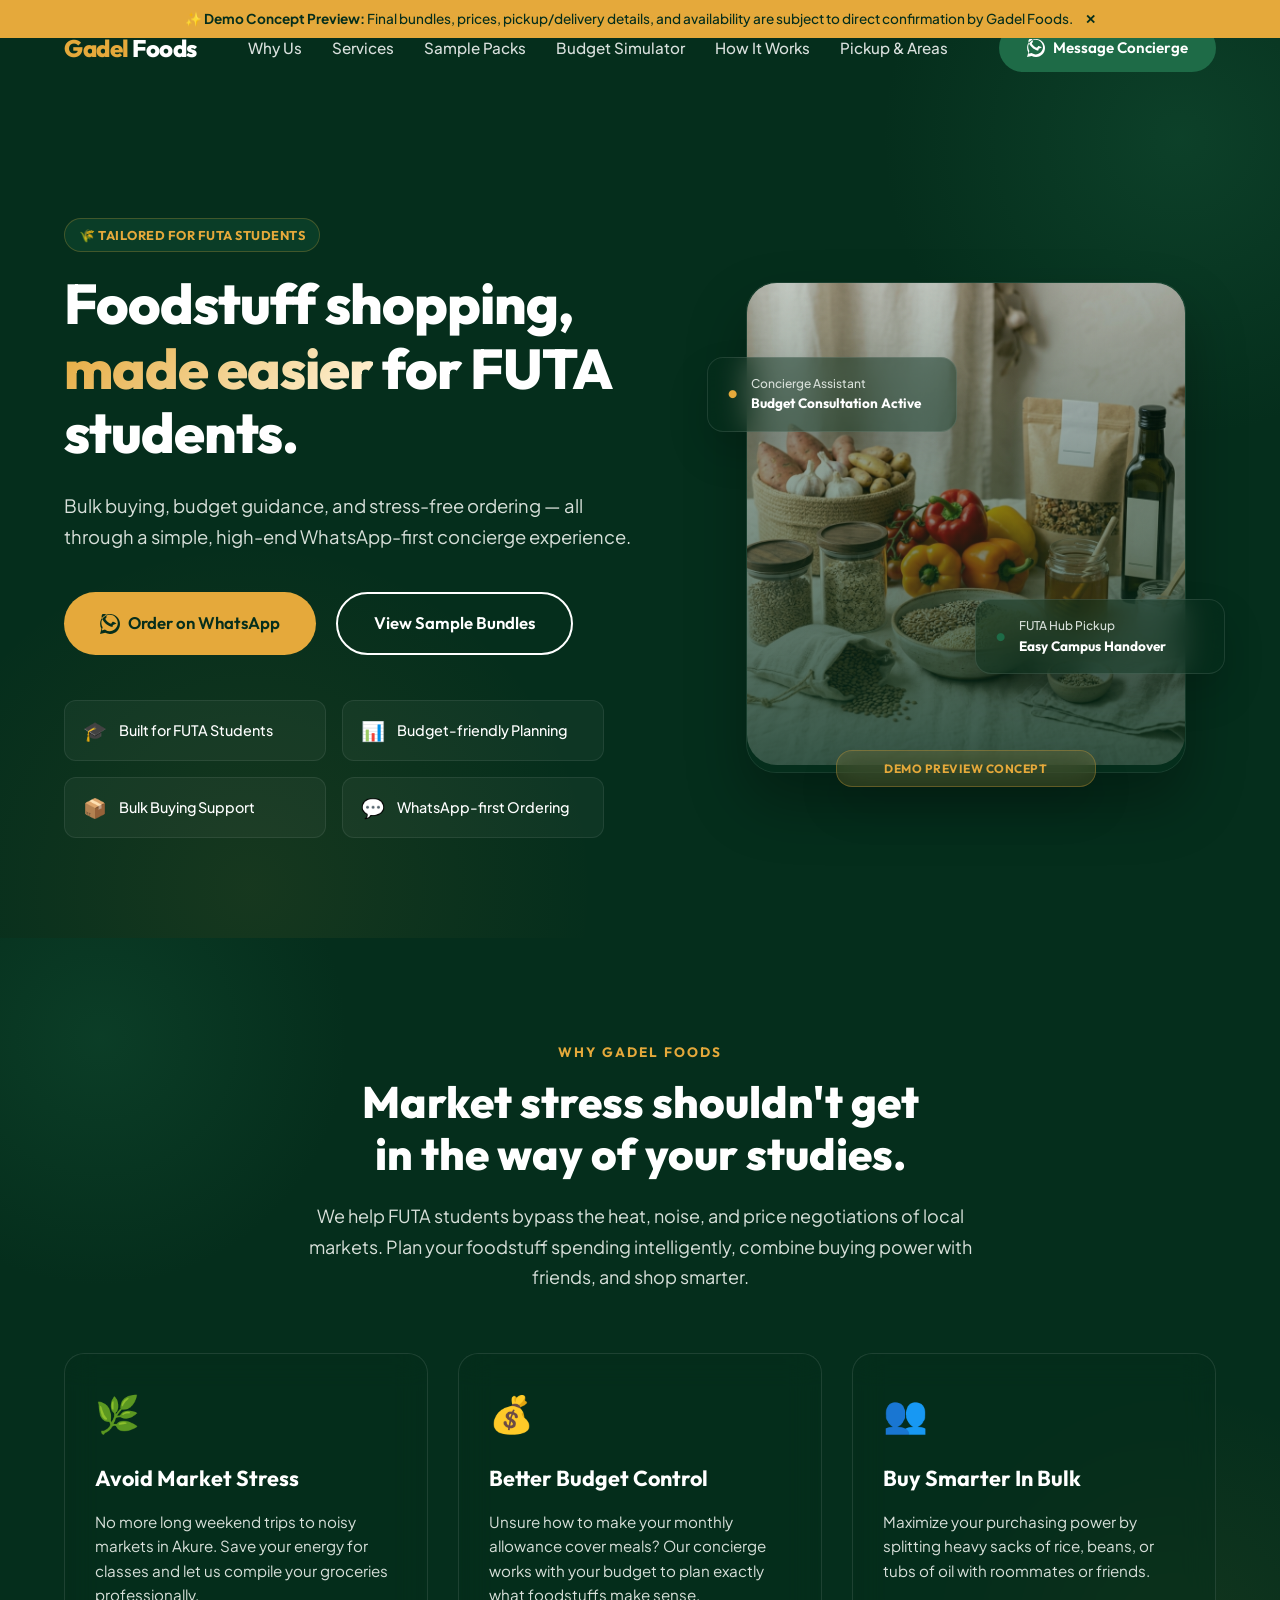
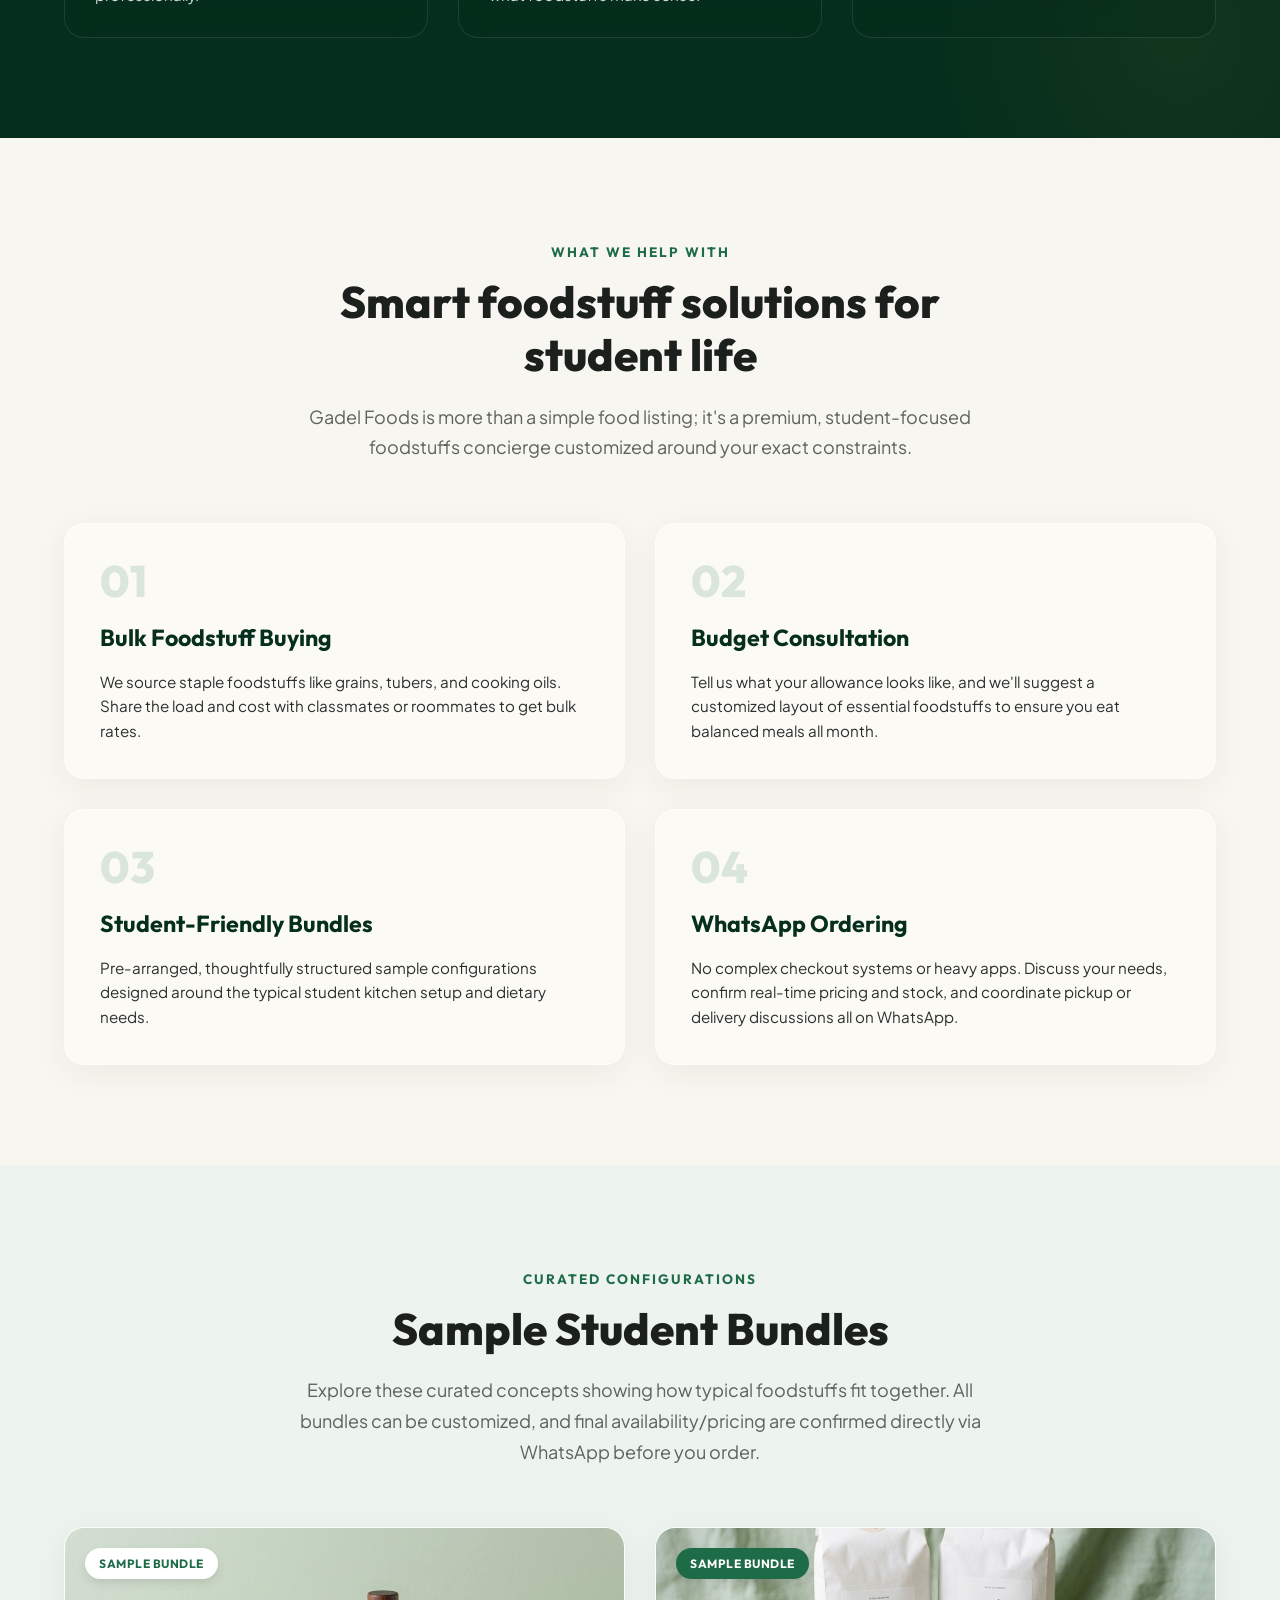
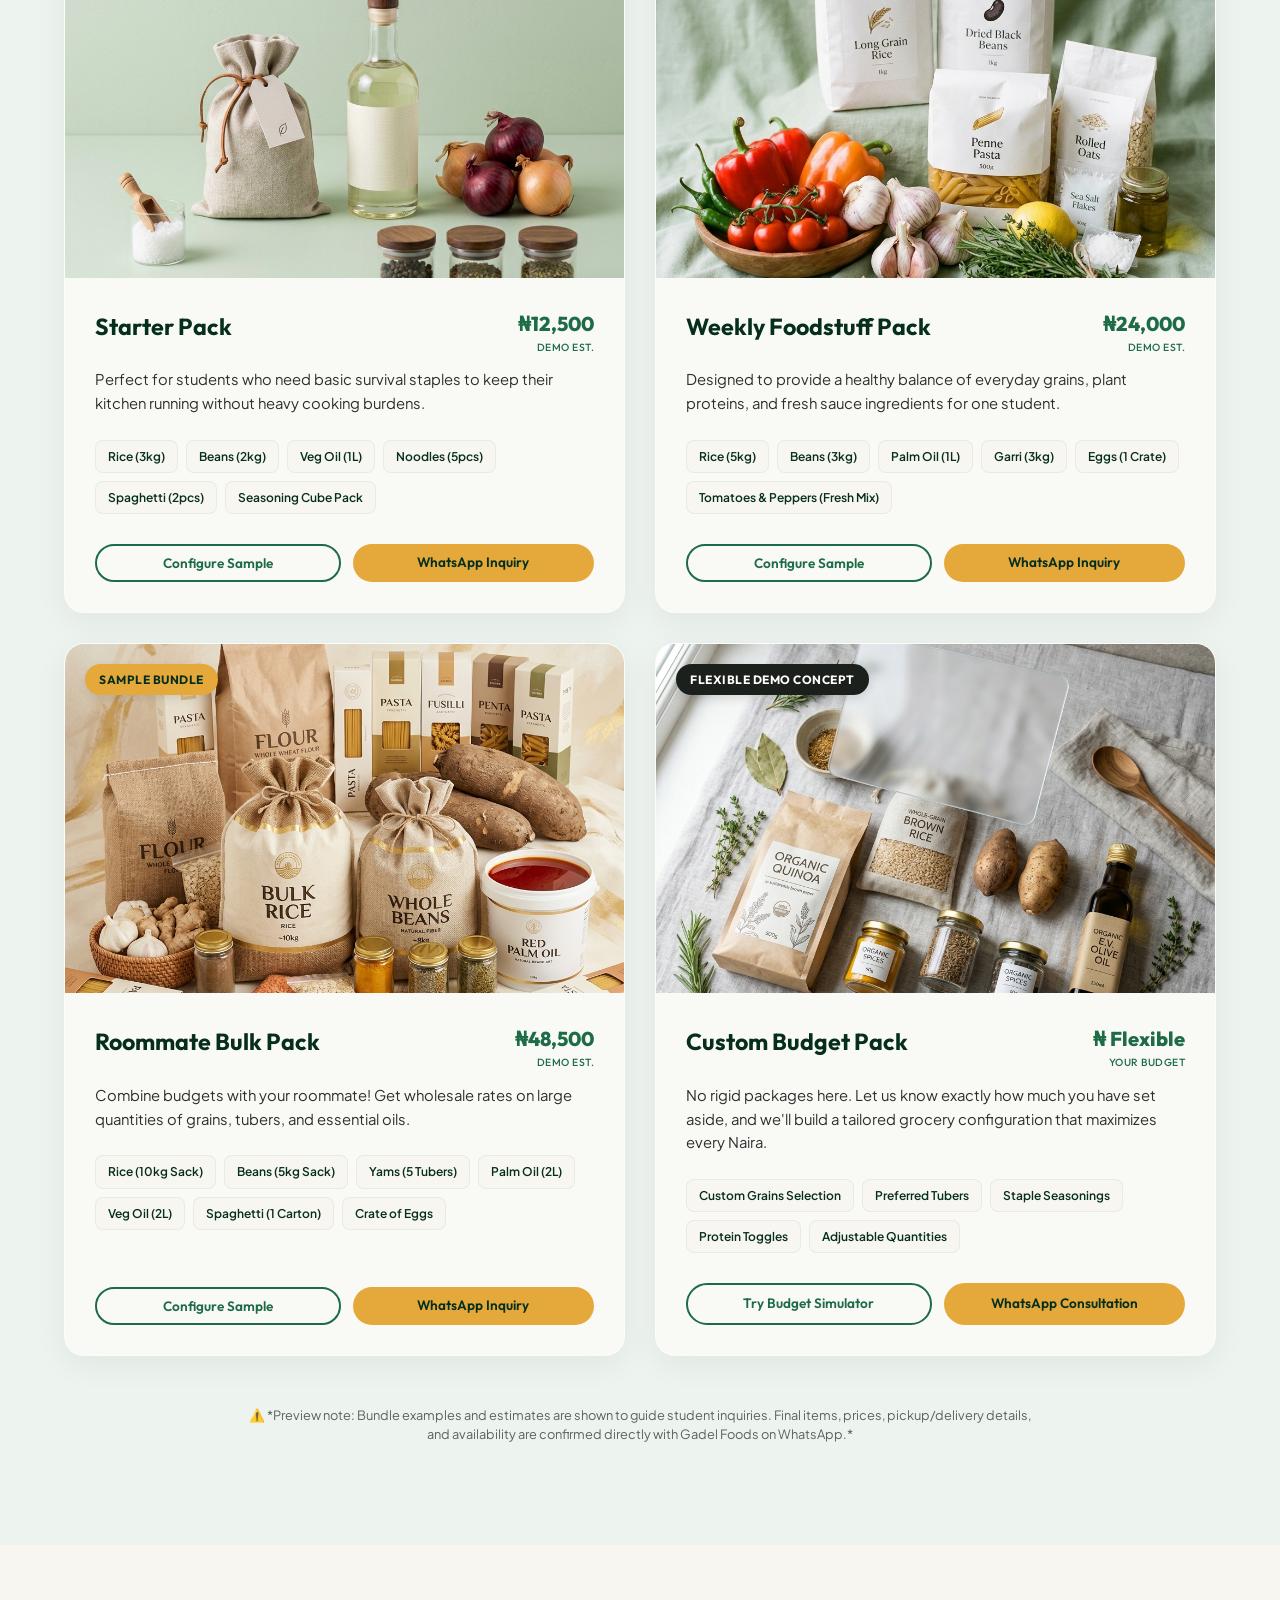
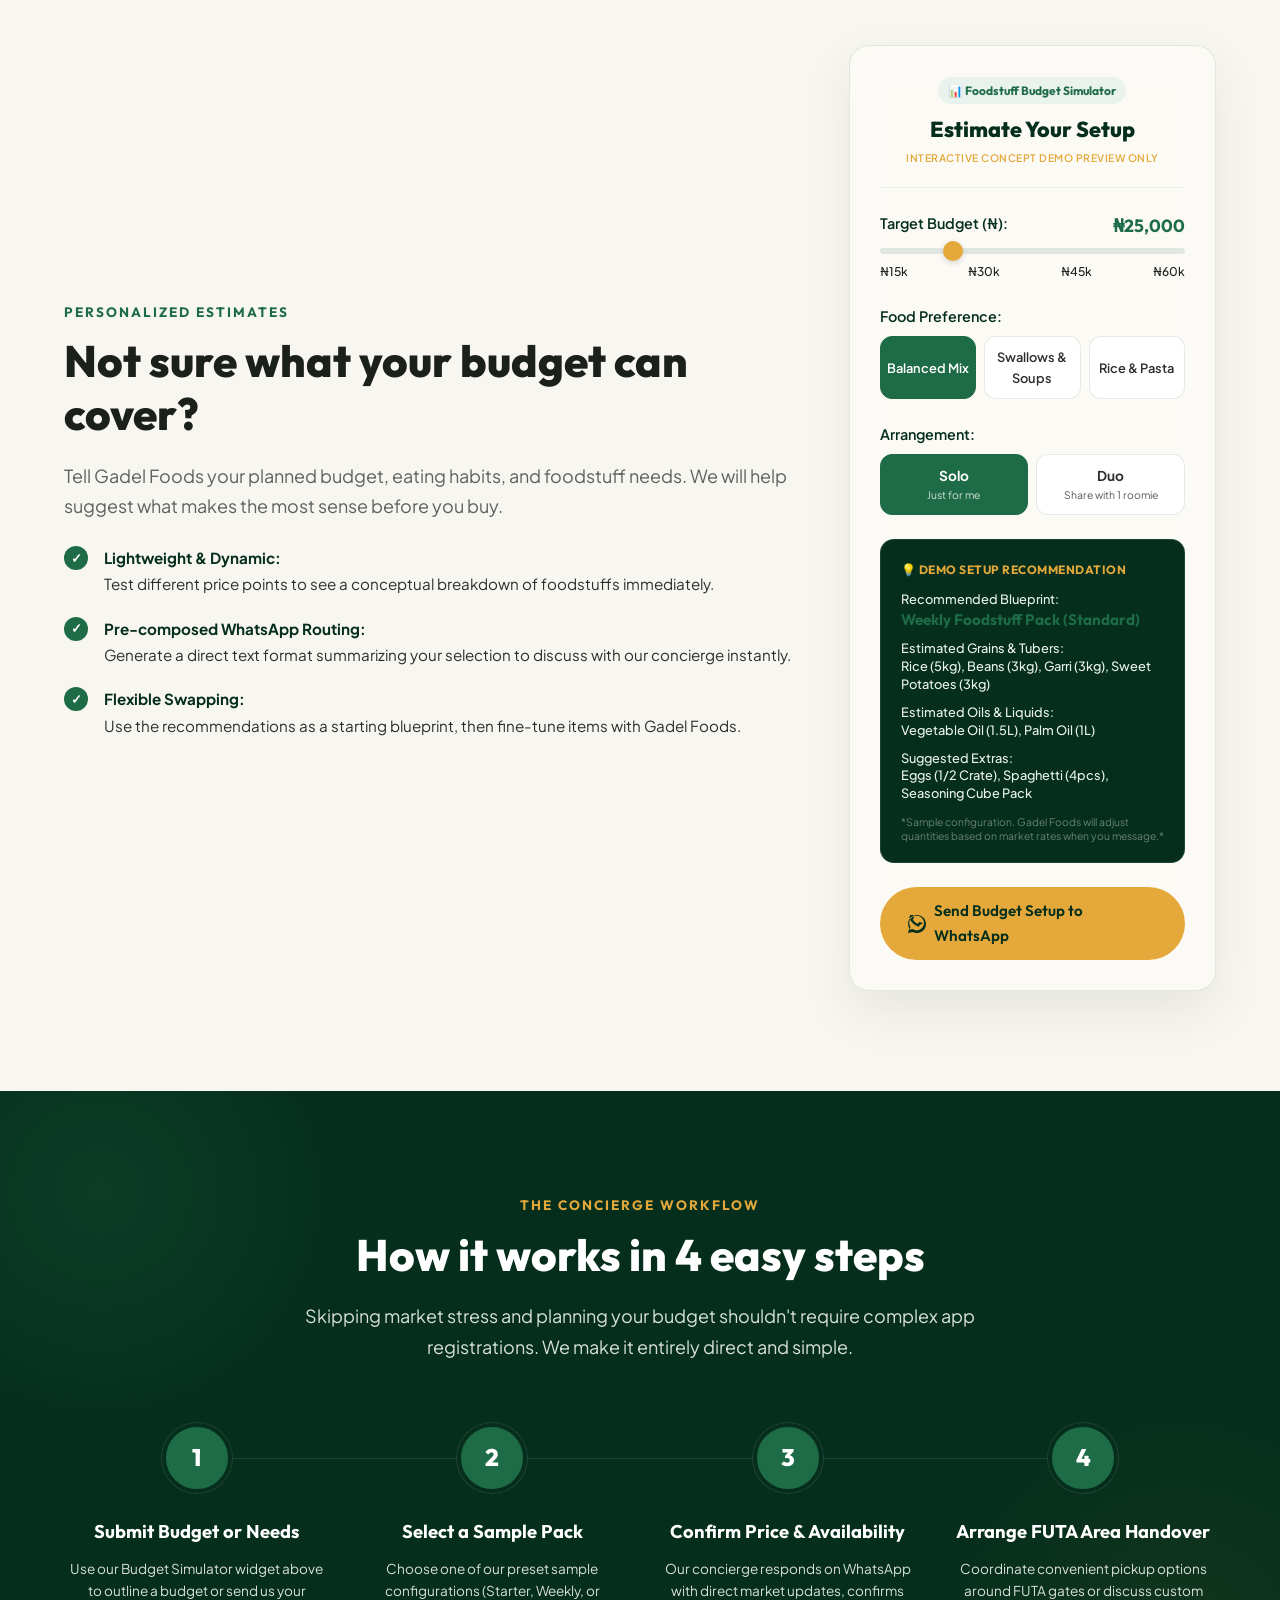
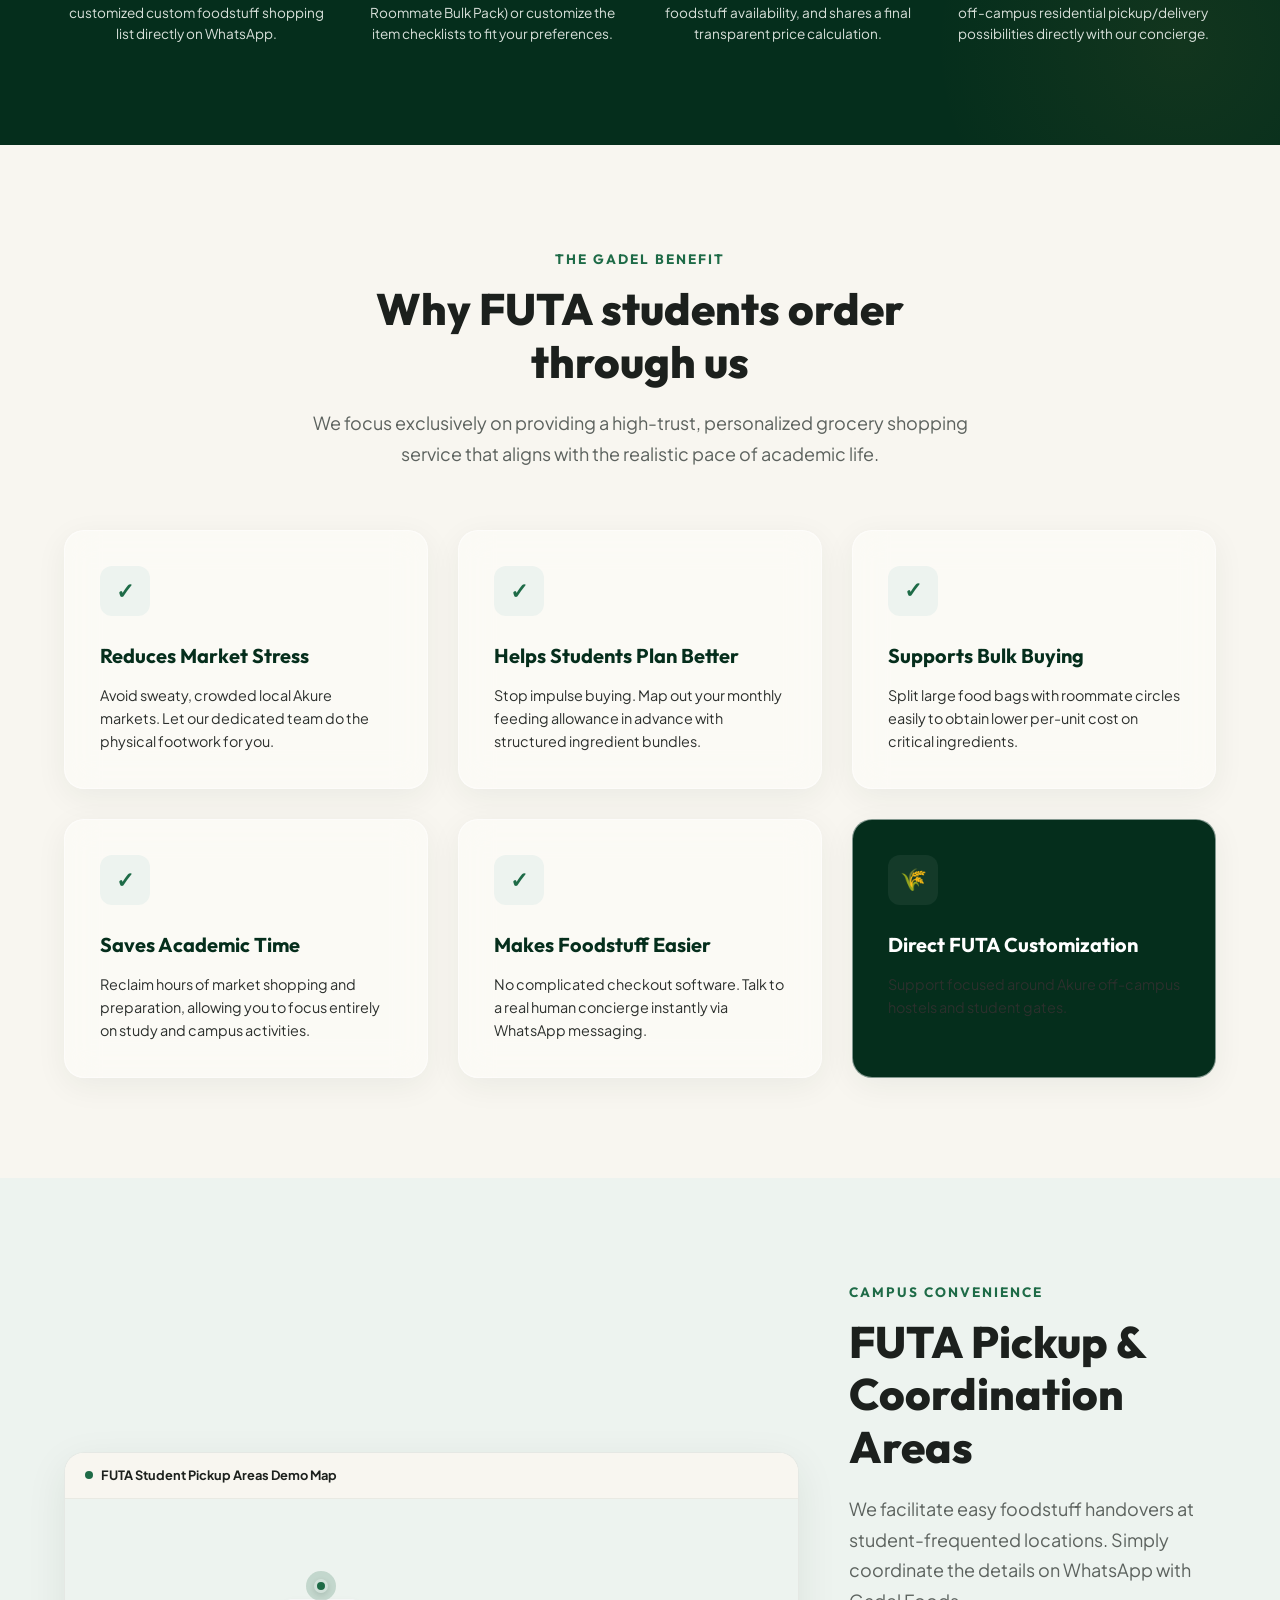
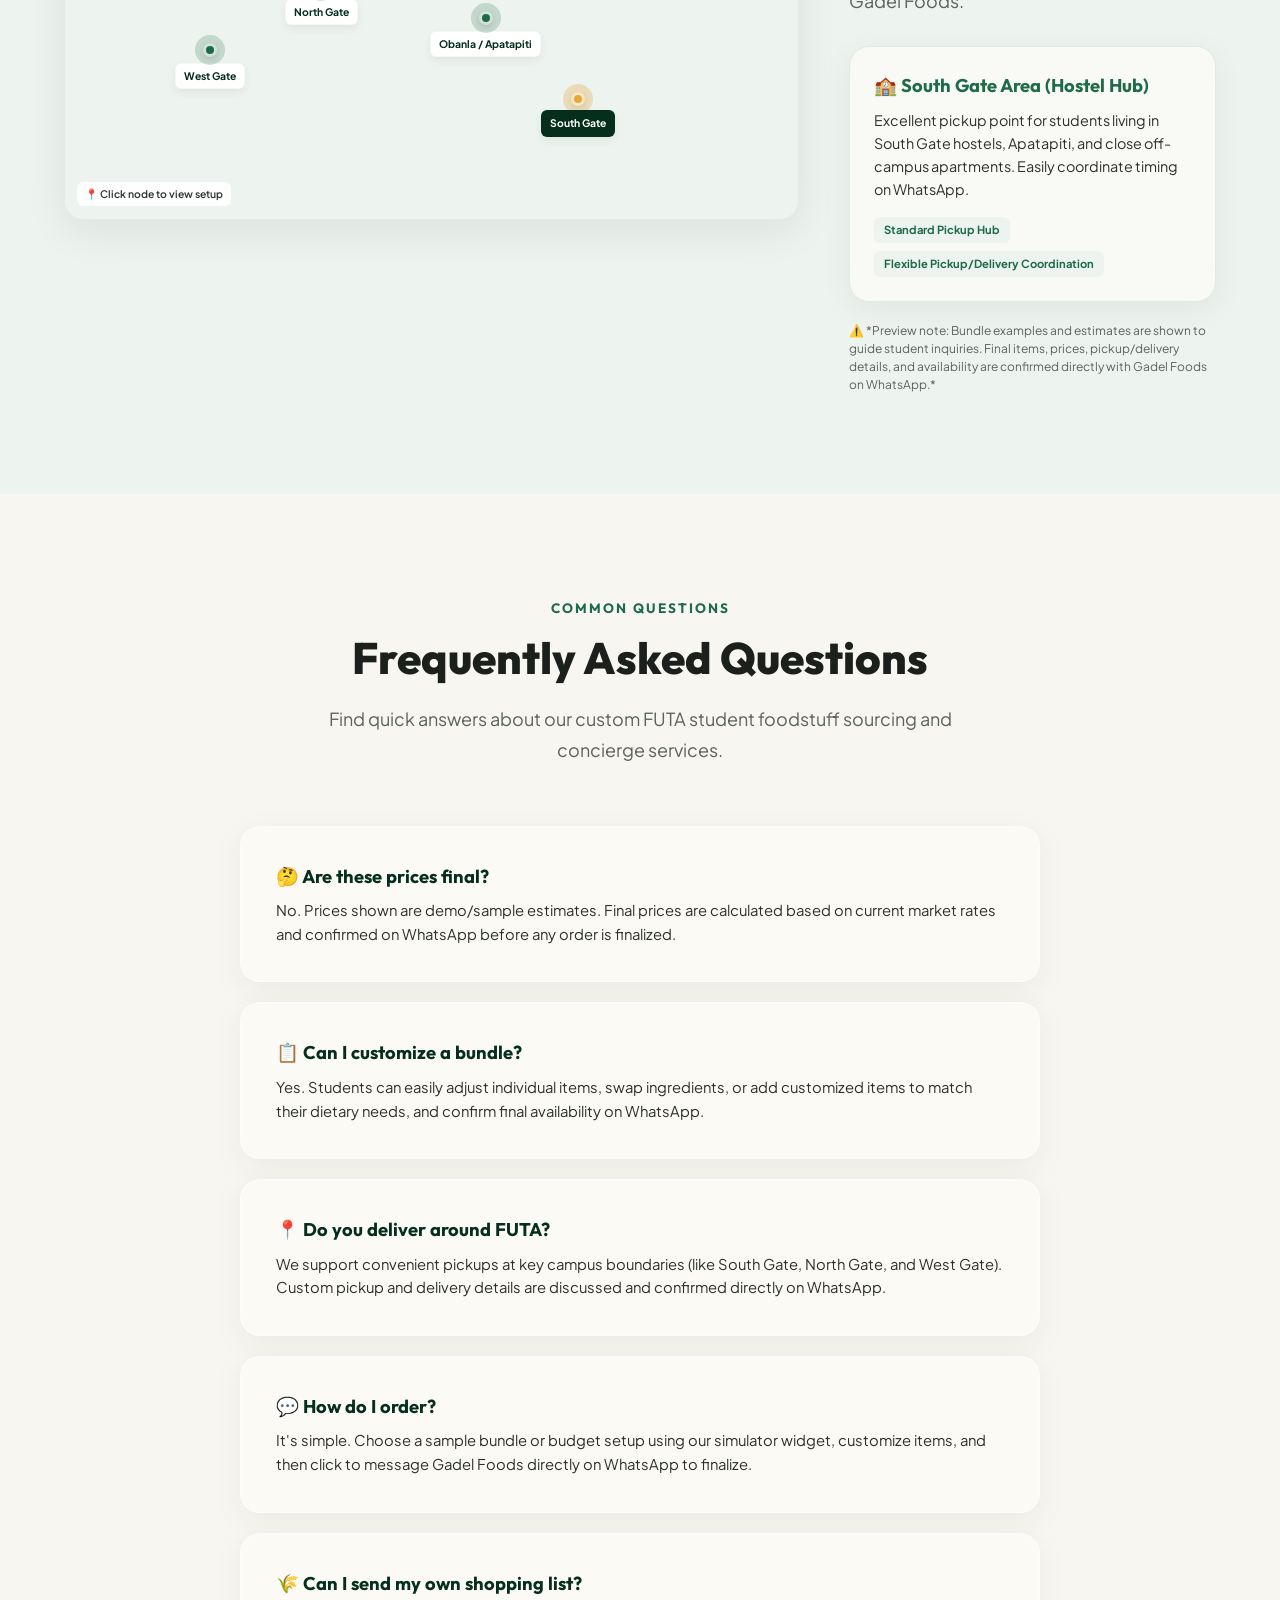
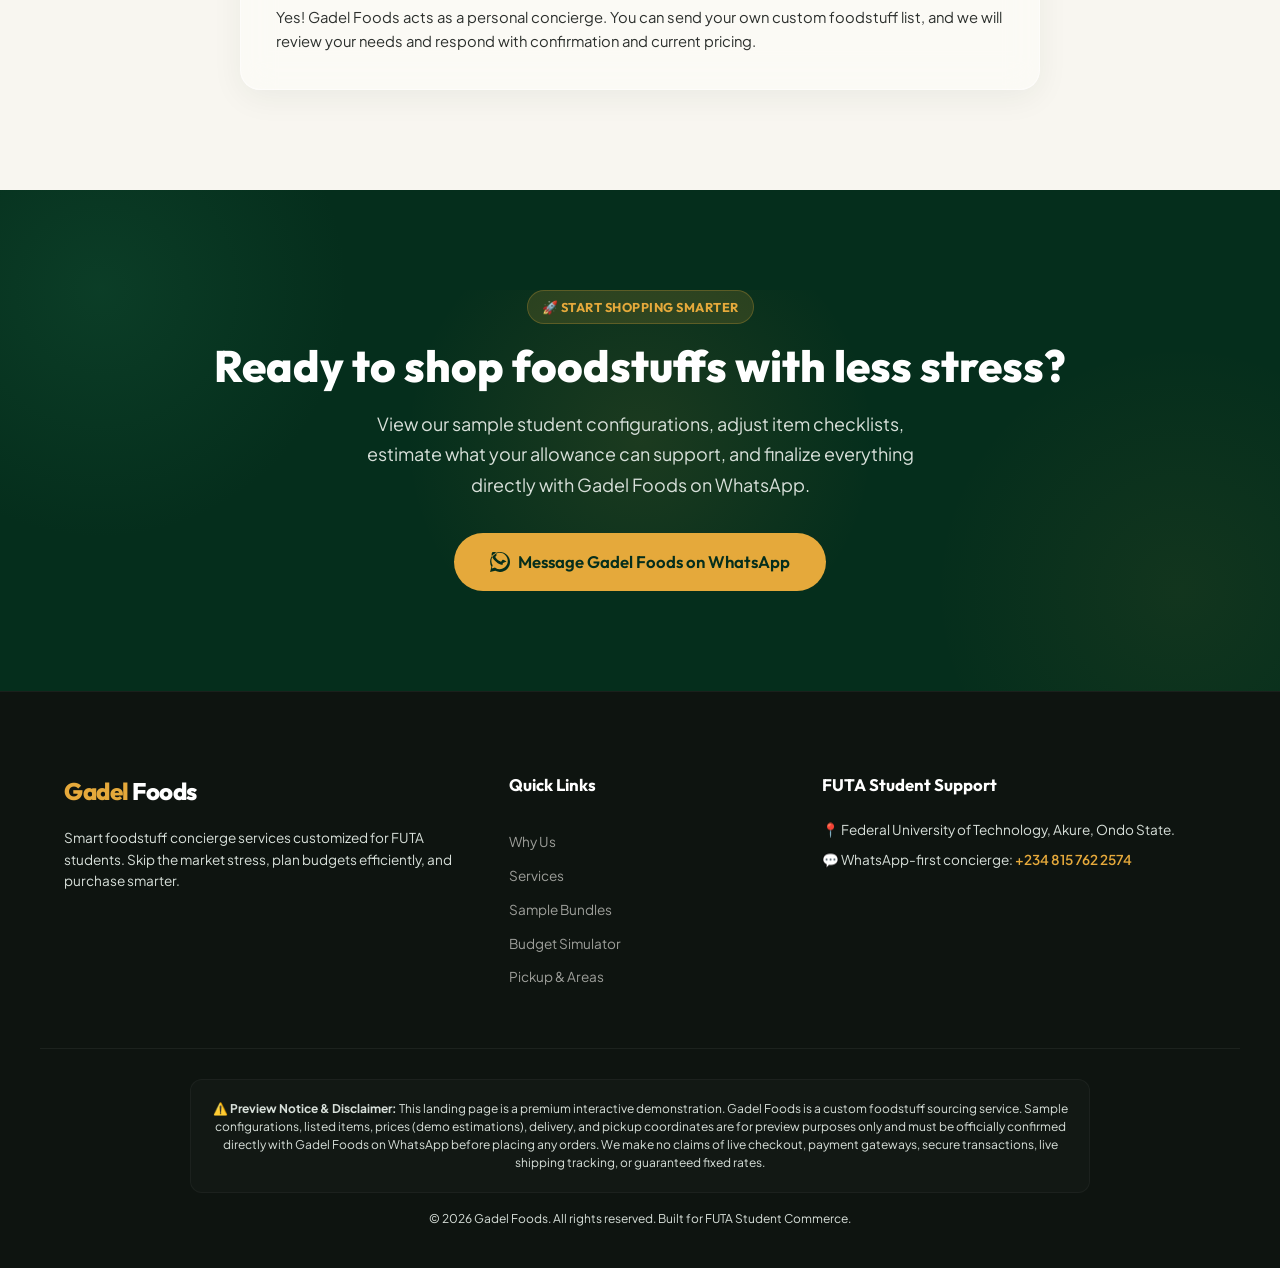
<file: index.html>
<!DOCTYPE html>
<html lang="en">
<head>
    <meta charset="UTF-8">
    <meta name="viewport" content="width=device-width, initial-scale=1.0">
    <title>Gadel Foods — Premium Foodstuff Concierge for FUTA Students</title>
    <meta name="description" content="Get stress-free foodstuff shopping, custom student bundles, smart bulk buying, and personalized budget planning. Specially designed for Federal University of Technology, Akure (FUTA) students. Order directly via WhatsApp.">
    
    <!-- Open Graph Meta Tags -->
    <meta property="og:title" content="Gadel Foods — Premium Foodstuff Concierge for FUTA Students">
    <meta property="og:description" content="Skip the market stress. Custom foodstuff bundles, bulk purchases, and budget consultation for FUTA students. Order via WhatsApp.">
    <meta property="og:type" content="website">
    <meta property="og:url" content="https://gadel-food.vercel.app/">
    <meta property="og:image" content="https://gadel-food.vercel.app/assets/gadel_foods_hero.png">
    
    <!-- Google Fonts -->
    <link rel="preconnect" href="https://fonts.googleapis.com">
    <link rel="preconnect" href="https://fonts.gstatic.com" crossorigin>
    <link href="https://fonts.googleapis.com/css2?family=Outfit:wght@300;400;500;600;700;800&family=Plus+Jakarta+Sans:wght@300;400;500;600;700&display=swap" rel="stylesheet">
    
    <!-- Style Sheets -->
    <link rel="stylesheet" href="index.css">
</head>
<body>

    <!-- Subtle Premium Preview Banner -->
    <div class="top-preview-bar" id="preview-banner">
        <p>✨ <strong>Demo Concept Preview:</strong> Final bundles, prices, pickup/delivery details, and availability are subject to direct confirmation by Gadel Foods. <button class="close-banner-btn" onclick="document.getElementById('preview-banner').style.display='none'">✕</button></p>
    </div>

    <!-- Header Navigation -->
    <header class="main-header" id="navbar">
        <div class="header-container">
            <a href="#" class="logo">
                <span class="logo-accent">Gadel</span> Foods
            </a>
            
            <nav class="nav-menu" id="nav-links">
                <a href="#why-us" class="nav-item">Why Us</a>
                <a href="#services" class="nav-item">Services</a>
                <a href="#bundles" class="nav-item">Sample Packs</a>
                <a href="#budget-consult" class="nav-item">Budget Simulator</a>
                <a href="#how-it-works" class="nav-item">How It Works</a>
                <a href="#futa-zones" class="nav-item">Pickup & Areas</a>
            </nav>
            
            <div class="header-actions">
                <a href="https://wa.me/2348157622574?text=Hi%20Gadel%20Foods%21%20%F0%9F%8C%BE%20I%20saw%20your%20landing%20page%20and%20would%20like%20to%20ask%20about%20your%20student%20foodstuff%20concierge%20services." target="_blank" class="btn btn-header btn-primary-green" id="header-whatsapp-cta">
                    <svg class="icon-whatsapp" viewBox="0 0 24 24" fill="currentColor">
                        <path d="M.057 24l1.687-6.163c-1.041-1.804-1.588-3.849-1.587-5.946C.06 5.348 5.397.01 12.008.01c3.202.001 6.212 1.246 8.477 3.517 2.266 2.27 3.507 5.28 3.505 8.484-.004 6.657-5.34 11.997-11.953 11.997-2.005-.001-3.973-.502-5.724-1.457L0 24zm6.59-4.846c1.6.95 3.188 1.449 4.825 1.451 5.436 0 9.86-4.37 9.864-9.799.002-2.63-1.023-5.101-2.885-6.965C16.59 1.978 14.113.953 11.5.953c-5.44 0-9.865 4.371-9.869 9.8-.001 1.836.52 3.631 1.508 5.204l-1.03 3.766 3.948-1.019zm13.111-7.854c-.11-.18-.403-.29-.844-.51-.44-.22-2.603-1.282-3.007-1.43-.404-.147-.697-.22-.99.22-.293.44-1.134 1.43-1.39 1.72-.257.29-.515.33-.956.11-.44-.22-1.86-.685-3.541-2.185-1.31-1.162-2.193-2.6-2.45-3.04-.257-.44-.027-.68.193-.898.198-.197.44-.51.66-.77.22-.26.294-.44.44-.73.15-.29.074-.55-.037-.77-.11-.22-.99-2.385-1.355-3.266-.357-.862-.719-.746-.989-.76-.256-.013-.55-.015-.844-.015-.294 0-.77.11-1.173.55-.404.44-1.54 1.51-1.54 3.68 0 2.17 1.579 4.26 1.8 4.55.22.29 3.102 4.737 7.518 6.64 1.05.45 1.87.72 2.51.92.1.03.2.04.28.04.59 0 1.22-.32 1.39-.75.17-.43.17-.8.12-.88-.05-.08-.2-.12-.64-.34z"/>
                    </svg>
                    <span>Message Concierge</span>
                </a>
                
                <button class="mobile-menu-toggle" id="mobile-toggle" aria-label="Toggle navigation menu">
                    <span class="bar"></span>
                    <span class="bar"></span>
                    <span class="bar"></span>
                </button>
            </div>
        </div>
    </header>

    <!-- Hero Section -->
    <section class="hero-section" id="hero">
        <div class="hero-glow-1"></div>
        <div class="hero-glow-2"></div>
        <div class="container hero-grid">
            
            <div class="hero-content">
                <span class="badge badge-hero-tag">🌾 Tailored for FUTA Students</span>
                <h1 class="hero-title">Foodstuff shopping, <br><span class="text-gradient">made easier</span> for FUTA students.</h1>
                <p class="hero-subtext">
                    Bulk buying, budget guidance, and stress-free ordering — all through a simple, high-end WhatsApp-first concierge experience.
                </p>
                
                <div class="hero-actions">
                    <a href="https://wa.me/2348157622574?text=Hi%20Gadel%20Foods%21%20%F0%9F%8C%BE%20I%20am%20a%20FUTA%20student%20and%20I%27d%20like%20to%20discuss%20custom%20foodstuff%20sourcing%20and%20budget%20estimates." target="_blank" class="btn btn-lg btn-accent-gold" id="hero-order-cta">
                        <svg class="icon-whatsapp" viewBox="0 0 24 24" fill="currentColor" style="width:20px; height:20px; margin-right:8px;">
                            <path d="M.057 24l1.687-6.163c-1.041-1.804-1.588-3.849-1.587-5.946C.06 5.348 5.397.01 12.008.01c3.202.001 6.212 1.246 8.477 3.517 2.266 2.27 3.507 5.28 3.505 8.484-.004 6.657-5.34 11.997-11.953 11.997-2.005-.001-3.973-.502-5.724-1.457L0 24zm6.59-4.846c1.6.95 3.188 1.449 4.825 1.451 5.436 0 9.86-4.37 9.864-9.799.002-2.63-1.023-5.101-2.885-6.965C16.59 1.978 14.113.953 11.5.953c-5.44 0-9.865 4.371-9.869 9.8-.001 1.836.52 3.631 1.508 5.204l-1.03 3.766 3.948-1.019zm13.111-7.854c-.11-.18-.403-.29-.844-.51-.44-.22-2.603-1.282-3.007-1.43-.404-.147-.697-.22-.99.22-.293.44-1.134 1.43-1.39 1.72-.257.29-.515.33-.956.11-.44-.22-1.86-.685-3.541-2.185-1.31-1.162-2.193-2.6-2.45-3.04-.257-.44-.027-.68.193-.898.198-.197.44-.51.66-.77.22-.26.294-.44.44-.73.15-.29.074-.55-.037-.77-.11-.22-.99-2.385-1.355-3.266-.357-.862-.719-.746-.989-.76-.256-.013-.55-.015-.844-.015-.294 0-.77.11-1.173.55-.404.44-1.54 1.51-1.54 3.68 0 2.17 1.579 4.26 1.8 4.55.22.29 3.102 4.737 7.518 6.64 1.05.45 1.87.72 2.51.92.1.03.2.04.28.04.59 0 1.22-.32 1.39-.75.17-.43.17-.8.12-.88-.05-.08-.2-.12-.64-.34z"/>
                        </svg>
                        <span>Order on WhatsApp</span>
                    </a>
                    <a href="#bundles" class="btn btn-lg btn-outline-white">View Sample Bundles</a>
                </div>
                
                <!-- Floating Trust Cards Grid -->
                <div class="hero-trust-grid">
                    <div class="trust-pill">
                        <span class="trust-icon">🎓</span>
                        <span>Built for FUTA Students</span>
                    </div>
                    <div class="trust-pill">
                        <span class="trust-icon">📊</span>
                        <span>Budget-friendly Planning</span>
                    </div>
                    <div class="trust-pill">
                        <span class="trust-icon">📦</span>
                        <span>Bulk Buying Support</span>
                    </div>
                    <div class="trust-pill">
                        <span class="trust-icon">💬</span>
                        <span>WhatsApp-first Ordering</span>
                    </div>
                </div>
            </div>
            
            <div class="hero-visual-area">
                <div class="hero-image-wrapper">
                    <img src="assets/gadel_foods_hero.png" alt="Gadel Foods Premium Grocery Composition" class="hero-main-img">
                    <div class="glass-overlay"></div>
                    
                    <!-- Premium Float Cards -->
                    <div class="float-card float-card-1 glass-card">
                        <span class="float-dot text-gold">●</span>
                        <div class="float-card-content">
                            <span class="float-label">Concierge Assistant</span>
                            <span class="float-value">Budget Consultation Active</span>
                        </div>
                    </div>
                    
                    <div class="float-card float-card-2 glass-card">
                        <span class="float-dot text-green">●</span>
                        <div class="float-card-content">
                            <span class="float-label">FUTA Hub Pickup</span>
                            <span class="float-value">Easy Campus Handover</span>
                        </div>
                    </div>
                    
                    <div class="float-card float-card-3 glass-card">
                        <div class="float-card-content" style="text-align: center; width: 100%;">
                            <span class="float-tag">Demo Preview Concept</span>
                        </div>
                    </div>
                </div>
            </div>
            
        </div>
    </section>

    <!-- Why Gadel Foods Section -->
    <section class="section section-dark-green" id="why-us">
        <div class="container">
            <div class="section-header text-center">
                <span class="section-tag-light">WHY GADEL FOODS</span>
                <h2 class="section-title text-white">Market stress shouldn't get <br>in the way of your studies.</h2>
                <p class="section-subtitle text-cream-muted">
                    We help FUTA students bypass the heat, noise, and price negotiations of local markets. Plan your foodstuff spending intelligently, combine buying power with friends, and shop smarter.
                </p>
            </div>
            
            <div class="grid grid-3">
                <div class="feature-card glass-card">
                    <div class="feature-icon">🌿</div>
                    <h3 class="feature-title text-white">Avoid Market Stress</h3>
                    <p class="feature-text text-cream-muted">
                        No more long weekend trips to noisy markets in Akure. Save your energy for classes and let us compile your groceries professionally.
                    </p>
                </div>
                
                <div class="feature-card glass-card">
                    <div class="feature-icon">💰</div>
                    <h3 class="feature-title text-white">Better Budget Control</h3>
                    <p class="feature-text text-cream-muted">
                        Unsure how to make your monthly allowance cover meals? Our concierge works with your budget to plan exactly what foodstuffs make sense.
                    </p>
                </div>
                
                <div class="feature-card glass-card">
                    <div class="feature-icon">👥</div>
                    <h3 class="feature-title text-white">Buy Smarter In Bulk</h3>
                    <p class="feature-text text-cream-muted">
                        Maximize your purchasing power by splitting heavy sacks of rice, beans, or tubs of oil with roommates or friends.
                    </p>
                </div>
            </div>
        </div>
    </section>

    <!-- What Gadel Foods Helps With Section -->
    <section class="section section-cream" id="services">
        <div class="container">
            <div class="section-header text-center">
                <span class="section-tag-dark">WHAT WE HELP WITH</span>
                <h2 class="section-title text-charcoal">Smart foodstuff solutions for student life</h2>
                <p class="section-subtitle text-charcoal-muted">
                    Gadel Foods is more than a simple food listing; it's a premium, student-focused foodstuffs concierge customized around your exact constraints.
                </p>
            </div>
            
            <div class="grid grid-2-2">
                <div class="service-card glass-card-white">
                    <div class="service-details">
                        <span class="service-number">01</span>
                        <h3 class="service-title">Bulk Foodstuff Buying</h3>
                        <p class="service-text">
                            We source staple foodstuffs like grains, tubers, and cooking oils. Share the load and cost with classmates or roommates to get bulk rates.
                        </p>
                    </div>
                </div>
                
                <div class="service-card glass-card-white">
                    <div class="service-details">
                        <span class="service-number">02</span>
                        <h3 class="service-title">Budget Consultation</h3>
                        <p class="service-text">
                            Tell us what your allowance looks like, and we'll suggest a customized layout of essential foodstuffs to ensure you eat balanced meals all month.
                        </p>
                    </div>
                </div>
                
                <div class="service-card glass-card-white">
                    <div class="service-details">
                        <span class="service-number">03</span>
                        <h3 class="service-title">Student-Friendly Bundles</h3>
                        <p class="service-text">
                            Pre-arranged, thoughtfully structured sample configurations designed around the typical student kitchen setup and dietary needs.
                        </p>
                    </div>
                </div>
                
                <div class="service-card glass-card-white">
                    <div class="service-details">
                        <span class="service-number">04</span>
                        <h3 class="service-title">WhatsApp Ordering</h3>
                        <p class="service-text">
                            No complex checkout systems or heavy apps. Discuss your needs, confirm real-time pricing and stock, and coordinate pickup or delivery discussions all on WhatsApp.
                        </p>
                    </div>
                </div>
            </div>
        </div>
    </section>

    <!-- Sample Student Bundles Section -->
    <section class="section section-light-green-bg" id="bundles">
        <div class="container">
            <div class="section-header text-center">
                <span class="section-tag-dark">CURATED CONFIGURATIONS</span>
                <h2 class="section-title text-charcoal">Sample Student Bundles</h2>
                <p class="section-subtitle text-charcoal-muted">
                    Explore these curated concepts showing how typical foodstuffs fit together. All bundles can be customized, and final availability/pricing are confirmed directly via WhatsApp before you order.
                </p>
            </div>
            
            <div class="grid grid-2-2" id="bundles-grid">
                
                <!-- Card 1: Starter Pack -->
                <div class="bundle-card glass-card-white" data-bundle="starter">
                    <div class="bundle-img-container">
                        <img src="assets/starter_pack.png" alt="Starter Pack Visual" class="bundle-img">
                        <span class="bundle-badge badge-starter">Sample Bundle</span>
                    </div>
                    <div class="bundle-content">
                        <div class="bundle-meta">
                            <h3 class="bundle-title">Starter Pack</h3>
                            <span class="bundle-price-tag">₦12,500 <small class="demo-marker">Demo Est.</small></span>
                        </div>
                        <p class="bundle-desc">Perfect for students who need basic survival staples to keep their kitchen running without heavy cooking burdens.</p>
                        
                        <div class="bundle-items-preview">
                            <span class="item-tag">Rice (3kg)</span>
                            <span class="item-tag">Beans (2kg)</span>
                            <span class="item-tag">Veg Oil (1L)</span>
                            <span class="item-tag">Noodles (5pcs)</span>
                            <span class="item-tag">Spaghetti (2pcs)</span>
                            <span class="item-tag">Seasoning Cube Pack</span>
                        </div>
                        
                        <div class="bundle-footer">
                            <button class="btn btn-sm btn-outline-green btn-full-mobile btn-configure" onclick="openConfigurator('starter')">Configure Sample</button>
                            <a href="https://wa.me/2348157622574?text=Hi%20Gadel%20Foods%21%20%F0%9F%8C%BE%20I%27m%20interested%20in%20discussing%20the%20Starter%20Pack%20bundle%20(Demo%20Est.%20%E2%82%A612%2C500).%20Please%20let%20me%20know%20its%20current%20availability." target="_blank" class="btn btn-sm btn-accent-gold btn-full-mobile">WhatsApp Inquiry</a>
                        </div>
                    </div>
                </div>

                <!-- Card 2: Weekly Foodstuff Pack -->
                <div class="bundle-card glass-card-white" data-bundle="weekly">
                    <div class="bundle-img-container">
                        <img src="assets/weekly_pack.png" alt="Weekly Foodstuff Pack Visual" class="bundle-img">
                        <span class="bundle-badge badge-weekly">Sample Bundle</span>
                    </div>
                    <div class="bundle-content">
                        <div class="bundle-meta">
                            <h3 class="bundle-title">Weekly Foodstuff Pack</h3>
                            <span class="bundle-price-tag">₦24,000 <small class="demo-marker">Demo Est.</small></span>
                        </div>
                        <p class="bundle-desc">Designed to provide a healthy balance of everyday grains, plant proteins, and fresh sauce ingredients for one student.</p>
                        
                        <div class="bundle-items-preview">
                            <span class="item-tag">Rice (5kg)</span>
                            <span class="item-tag">Beans (3kg)</span>
                            <span class="item-tag">Palm Oil (1L)</span>
                            <span class="item-tag">Garri (3kg)</span>
                            <span class="item-tag">Eggs (1 Crate)</span>
                            <span class="item-tag">Tomatoes & Peppers (Fresh Mix)</span>
                        </div>
                        
                        <div class="bundle-footer">
                            <button class="btn btn-sm btn-outline-green btn-full-mobile btn-configure" onclick="openConfigurator('weekly')">Configure Sample</button>
                            <a href="https://wa.me/2348157622574?text=Hi%20Gadel%20Foods%21%20%F0%9F%8C%BE%20I%27m%20interested%20in%20discussing%20the%20Weekly%20Foodstuff%20Pack%20(Demo%20Est.%20%E2%82%A624%2C000).%20Please%20let%20me%20know%20its%20current%20availability." target="_blank" class="btn btn-sm btn-accent-gold btn-full-mobile">WhatsApp Inquiry</a>
                        </div>
                    </div>
                </div>

                <!-- Card 3: Roommate Bulk Pack -->
                <div class="bundle-card glass-card-white" data-bundle="roommate">
                    <div class="bundle-img-container">
                        <img src="assets/roommate_bulk_pack.png" alt="Roommate Bulk Pack Visual" class="bundle-img">
                        <span class="bundle-badge badge-roommate">Sample Bundle</span>
                    </div>
                    <div class="bundle-content">
                        <div class="bundle-meta">
                            <h3 class="bundle-title">Roommate Bulk Pack</h3>
                            <span class="bundle-price-tag">₦48,500 <small class="demo-marker">Demo Est.</small></span>
                        </div>
                        <p class="bundle-desc">Combine budgets with your roommate! Get wholesale rates on large quantities of grains, tubers, and essential oils.</p>
                        
                        <div class="bundle-items-preview">
                            <span class="item-tag">Rice (10kg Sack)</span>
                            <span class="item-tag">Beans (5kg Sack)</span>
                            <span class="item-tag">Yams (5 Tubers)</span>
                            <span class="item-tag">Palm Oil (2L)</span>
                            <span class="item-tag">Veg Oil (2L)</span>
                            <span class="item-tag">Spaghetti (1 Carton)</span>
                            <span class="item-tag">Crate of Eggs</span>
                        </div>
                        
                        <div class="bundle-footer">
                            <button class="btn btn-sm btn-outline-green btn-full-mobile btn-configure" onclick="openConfigurator('roommate')">Configure Sample</button>
                            <a href="https://wa.me/2348157622574?text=Hi%20Gadel%20Foods%21%20%F0%9F%8C%BE%20My%20roommate%20and%20I%20are%20interested%20in%20discussing%20the%20Roommate%20Bulk%20Pack%20(Demo%20Est.%20%E2%82%A648%2C500).%20Please%20let%20me%20know%20its%20current%20availability." target="_blank" class="btn btn-sm btn-accent-gold btn-full-mobile">WhatsApp Inquiry</a>
                        </div>
                    </div>
                </div>

                <!-- Card 4: Custom Budget Pack -->
                <div class="bundle-card glass-card-white" data-bundle="custom">
                    <div class="bundle-img-container">
                        <img src="assets/custom_budget_pack.png" alt="Custom Budget Pack Visual" class="bundle-img">
                        <span class="bundle-badge badge-custom">Flexible Demo Concept</span>
                    </div>
                    <div class="bundle-content">
                        <div class="bundle-meta">
                            <h3 class="bundle-title">Custom Budget Pack</h3>
                            <span class="bundle-price-tag">₦ Flexible <small class="demo-marker">Your Budget</small></span>
                        </div>
                        <p class="bundle-desc">No rigid packages here. Let us know exactly how much you have set aside, and we'll build a tailored grocery configuration that maximizes every Naira.</p>
                        
                        <div class="bundle-items-preview">
                            <span class="item-tag">Custom Grains Selection</span>
                            <span class="item-tag">Preferred Tubers</span>
                            <span class="item-tag">Staple Seasonings</span>
                            <span class="item-tag">Protein Toggles</span>
                            <span class="item-tag">Adjustable Quantities</span>
                        </div>
                        
                        <div class="bundle-footer" style="margin-top: auto;">
                            <a href="#budget-consult" class="btn btn-sm btn-outline-green btn-full-mobile" style="text-align: center;">Try Budget Simulator</a>
                            <a href="https://wa.me/2348157622574?text=Hi%20Gadel%20Foods%21%20%F0%9F%8C%BE%20I%27d%20like%20to%20discuss%20a%20Custom%20Budget%20Pack%20tailored%20to%20my%20specific%20grocery%20list%20and%20constraints." target="_blank" class="btn btn-sm btn-accent-gold btn-full-mobile">WhatsApp Consultation</a>
                        </div>
                    </div>
                </div>

            </div>
            
            <p class="sample-bundles-disclaimer text-center text-charcoal-muted">
                ⚠️ *Preview note: Bundle examples and estimates are shown to guide student inquiries. Final items, prices, pickup/delivery details, and availability are confirmed directly with Gadel Foods on WhatsApp.*
            </p>
        </div>
    </section>

    <!-- Budget Consultation Section -->
    <section class="section section-cream" id="budget-consult">
        <div class="container">
            <div class="grid grid-2-1 align-center">
                
                <div class="budget-info">
                    <span class="section-tag-dark">PERSONALIZED ESTIMATES</span>
                    <h2 class="section-title text-charcoal">Not sure what your budget can cover?</h2>
                    <p class="section-subtitle text-charcoal-muted" style="margin-bottom: 24px;">
                        Tell Gadel Foods your planned budget, eating habits, and foodstuff needs. We will help suggest what makes the most sense before you buy.
                    </p>
                    
                    <div class="budget-bullet-list">
                        <div class="bullet-item">
                            <span class="bullet-check">✓</span>
                            <div>
                                <strong>Lightweight & Dynamic:</strong> Test different price points to see a conceptual breakdown of foodstuffs immediately.
                            </div>
                        </div>
                        <div class="bullet-item">
                            <span class="bullet-check">✓</span>
                            <div>
                                <strong>Pre-composed WhatsApp Routing:</strong> Generate a direct text format summarizing your selection to discuss with our concierge instantly.
                            </div>
                        </div>
                        <div class="bullet-item">
                            <span class="bullet-check">✓</span>
                            <div>
                                <strong>Flexible Swapping:</strong> Use the recommendations as a starting blueprint, then fine-tune items with Gadel Foods.
                            </div>
                        </div>
                    </div>
                </div>
                
                <!-- Budget Calculator Widget -->
                <div class="calculator-wrapper glass-card-white" id="budget-widget">
                    <div class="calculator-header">
                        <span class="calc-badge">📊 Foodstuff Budget Simulator</span>
                        <h3>Estimate Your Setup</h3>
                        <p class="calc-warning">Interactive Concept Demo Preview Only</p>
                    </div>
                    
                    <div class="calc-body">
                        <!-- Step 1: Budget Slider -->
                        <div class="calc-control-group">
                            <label for="budget-slider" class="calc-label">
                                <span>Target Budget (₦):</span>
                                <strong id="budget-display">₦25,000</strong>
                            </label>
                            <input type="range" id="budget-slider" min="15000" max="60000" step="5000" value="25000" class="slider-input">
                            <div class="slider-ticks">
                                <span>₦15k</span>
                                <span>₦30k</span>
                                <span>₦45k</span>
                                <span>₦60k</span>
                            </div>
                        </div>
                        
                        <!-- Step 2: Food Preference -->
                        <div class="calc-control-group">
                            <label class="calc-label">Food Preference:</label>
                            <div class="preference-options">
                                <label class="preference-btn active">
                                    <input type="radio" name="preference" value="staples" checked>
                                    <span>Balanced Mix</span>
                                </label>
                                <label class="preference-btn">
                                    <input type="radio" name="preference" value="swallows">
                                    <span>Swallows & Soups</span>
                                </label>
                                <label class="preference-btn">
                                    <input type="radio" name="preference" value="quick">
                                    <span>Rice & Pasta</span>
                                </label>
                            </div>
                        </div>
                        
                        <!-- Step 3: Student Arrangement -->
                        <div class="calc-control-group">
                            <label class="calc-label">Arrangement:</label>
                            <div class="arrangement-grid">
                                <label class="arrangement-btn active">
                                    <input type="radio" name="arrangement" value="solo" checked>
                                    <div class="arr-content">
                                        <strong>Solo</strong>
                                        <small>Just for me</small>
                                    </div>
                                </label>
                                <label class="arrangement-btn">
                                    <input type="radio" name="arrangement" value="duo">
                                    <div class="arr-content">
                                        <strong>Duo</strong>
                                        <small>Share with 1 roomie</small>
                                    </div>
                                </label>
                            </div>
                        </div>
                        
                        <!-- Simulation Result Preview -->
                        <div class="calc-result-box glass-card">
                            <span class="result-box-header">💡 Demo Setup Recommendation</span>
                            <div class="result-details">
                                <div class="result-item">
                                    <span class="result-lbl">Recommended Blueprint:</span>
                                    <strong id="rec-blueprint-name" class="text-green">Weekly Foodstuff Pack (Modded)</strong>
                                </div>
                                <div class="result-item">
                                    <span class="result-lbl">Estimated Grains & Tubers:</span>
                                    <span id="rec-grains">Rice (5kg), Beans (2kg), Garri (2kg)</span>
                                </div>
                                <div class="result-item">
                                    <span class="result-lbl">Estimated Oils & Liquids:</span>
                                    <span id="rec-liquids">Palm Oil (1L), Vegetable Oil (1L)</span>
                                </div>
                                <div class="result-item">
                                    <span class="result-lbl">Suggested Extras:</span>
                                    <span id="rec-extras">1/2 Crate of Eggs, Spaghetti (2pcs)</span>
                                </div>
                            </div>
                            <p class="calc-demo-notice">*Sample configuration. Gadel Foods will adjust quantities based on market rates when you message.*</p>
                        </div>
                        
                        <!-- CTA Routing -->
                        <a href="#" target="_blank" class="btn btn-accent-gold btn-full btn-calc-whatsapp" id="calc-whatsapp-cta">
                            <svg class="icon-whatsapp" viewBox="0 0 24 24" fill="currentColor" style="width:18px; height:18px; margin-right:8px;">
                                <path d="M.057 24l1.687-6.163c-1.041-1.804-1.588-3.849-1.587-5.946C.06 5.348 5.397.01 12.008.01c3.202.001 6.212 1.246 8.477 3.517 2.266 2.27 3.507 5.28 3.505 8.484-.004 6.657-5.34 11.997-11.953 11.997-2.005-.001-3.973-.502-5.724-1.457L0 24zm6.59-4.846c1.6.95 3.188 1.449 4.825 1.451 5.436 0 9.86-4.37 9.864-9.799.002-2.63-1.023-5.101-2.885-6.965C16.59 1.978 14.113.953 11.5.953c-5.44 0-9.865 4.371-9.869 9.8-.001 1.836.52 3.631 1.508 5.204l-1.03 3.766 3.948-1.019zm13.111-7.854c-.11-.18-.403-.29-.844-.51-.44-.22-2.603-1.282-3.007-1.43-.404-.147-.697-.22-.99.22-.293.44-1.134 1.43-1.39 1.72-.257.29-.515.33-.956.11-.44-.22-1.86-.685-3.541-2.185-1.31-1.162-2.193-2.6-2.45-3.04-.257-.44-.027-.68.193-.898.198-.197.44-.51.66-.77.22-.26.294-.44.44-.73.15-.29.074-.55-.037-.77-.11-.22-.99-2.385-1.355-3.266-.357-.862-.719-.746-.989-.76-.256-.013-.55-.015-.844-.015-.294 0-.77.11-1.173.55-.404.44-1.54 1.51-1.54 3.68 0 2.17 1.579 4.26 1.8 4.55.22.29 3.102 4.737 7.518 6.64 1.05.45 1.87.72 2.51.92.1.03.2.04.28.04.59 0 1.22-.32 1.39-.75.17-.43.17-.8.12-.88-.05-.08-.2-.12-.64-.34z"/>
                            </svg>
                            <span>Send Budget Setup to WhatsApp</span>
                        </a>
                    </div>
                </div>
                
            </div>
        </div>
    </section>

    <!-- How It Works Section -->
    <section class="section section-dark-green" id="how-it-works">
        <div class="container">
            <div class="section-header text-center">
                <span class="section-tag-light">THE CONCIERGE WORKFLOW</span>
                <h2 class="section-title text-white">How it works in 4 easy steps</h2>
                <p class="section-subtitle text-cream-muted">
                    Skipping market stress and planning your budget shouldn't require complex app registrations. We make it entirely direct and simple.
                </p>
            </div>
            
            <div class="steps-flow">
                <div class="step-item">
                    <div class="step-num-circle">1</div>
                    <h3 class="step-title text-white">Submit Budget or Needs</h3>
                    <p class="step-text text-cream-muted">
                        Use our Budget Simulator widget above to outline a budget or send us your customized custom foodstuff shopping list directly on WhatsApp.
                    </p>
                </div>
                
                <div class="step-item">
                    <div class="step-num-circle">2</div>
                    <h3 class="step-title text-white">Select a Sample Pack</h3>
                    <p class="step-text text-cream-muted">
                        Choose one of our preset sample configurations (Starter, Weekly, or Roommate Bulk Pack) or customize the item checklists to fit your preferences.
                    </p>
                </div>
                
                <div class="step-item">
                    <div class="step-num-circle">3</div>
                    <h3 class="step-title text-white">Confirm Price & Availability</h3>
                    <p class="step-text text-cream-muted">
                        Our concierge responds on WhatsApp with direct market updates, confirms foodstuff availability, and shares a final transparent price calculation.
                    </p>
                </div>
                
                <div class="step-item">
                    <div class="step-num-circle">4</div>
                    <h3 class="step-title text-white">Arrange FUTA Area Handover</h3>
                    <p class="step-text text-cream-muted">
                        Coordinate convenient pickup options around FUTA gates or discuss custom off-campus residential pickup/delivery possibilities directly with our concierge.
                    </p>
                </div>
            </div>
        </div>
    </section>

    <!-- Benefits / Trust Cards Section -->
    <section class="section section-cream" id="benefits">
        <div class="container">
            <div class="section-header text-center">
                <span class="section-tag-dark">THE GADEL BENEFIT</span>
                <h2 class="section-title text-charcoal">Why FUTA students order through us</h2>
                <p class="section-subtitle text-charcoal-muted">
                    We focus exclusively on providing a high-trust, personalized grocery shopping service that aligns with the realistic pace of academic life.
                </p>
            </div>
            
            <div class="grid grid-3">
                <div class="trust-card glass-card-white">
                    <div class="trust-icon-box text-green">✓</div>
                    <h3 class="trust-title">Reduces Market Stress</h3>
                    <p class="trust-text">Avoid sweaty, crowded local Akure markets. Let our dedicated team do the physical footwork for you.</p>
                </div>
                
                <div class="trust-card glass-card-white">
                    <div class="trust-icon-box text-green">✓</div>
                    <h3 class="trust-title">Helps Students Plan Better</h3>
                    <p class="trust-text">Stop impulse buying. Map out your monthly feeding allowance in advance with structured ingredient bundles.</p>
                </div>
                
                <div class="trust-card glass-card-white">
                    <div class="trust-icon-box text-green">✓</div>
                    <h3 class="trust-title">Supports Bulk Buying</h3>
                    <p class="trust-text">Split large food bags with roommate circles easily to obtain lower per-unit cost on critical ingredients.</p>
                </div>
                
                <div class="trust-card glass-card-white">
                    <div class="trust-icon-box text-green">✓</div>
                    <h3 class="trust-title">Saves Academic Time</h3>
                    <p class="trust-text">Reclaim hours of market shopping and preparation, allowing you to focus entirely on study and campus activities.</p>
                </div>
                
                <div class="trust-card glass-card-white">
                    <div class="trust-icon-box text-green">✓</div>
                    <h3 class="trust-title">Makes Foodstuff Easier</h3>
                    <p class="trust-text">No complicated checkout software. Talk to a real human concierge instantly via WhatsApp messaging.</p>
                </div>
                
                <div class="trust-card glass-card-white highlight-trust-card">
                    <div class="trust-icon-box text-gold">🌾</div>
                    <h3 class="trust-title text-white">Direct FUTA Customization</h3>
                    <p class="trust-text text-cream-muted">Support focused around Akure off-campus hostels and student gates.</p>
                </div>
            </div>
        </div>
    </section>

    <!-- FUTA Location Zones Section -->
    <section class="section section-light-green-bg" id="futa-zones">
        <div class="container">
            <div class="grid grid-2-1 align-center">
                
                <div class="location-visual">
                    <div class="mock-map-container glass-card-white">
                        <div class="map-header">
                            <span class="dot-indicator green"></span>
                            <strong>FUTA Student Pickup Areas Demo Map</strong>
                        </div>
                        <div class="map-body-graphic">
                            <div class="map-node node-north" onclick="selectZone('north')">
                                <span class="pulse-ring"></span>
                                <span class="node-dot"></span>
                                <span class="node-label">North Gate</span>
                            </div>
                            <div class="map-node node-south active" onclick="selectZone('south')">
                                <span class="pulse-ring"></span>
                                <span class="node-dot"></span>
                                <span class="node-label">South Gate</span>
                            </div>
                            <div class="map-node node-west" onclick="selectZone('west')">
                                <span class="pulse-ring"></span>
                                <span class="node-dot"></span>
                                <span class="node-label">West Gate</span>
                            </div>
                            <div class="map-node node-offcampus" onclick="selectZone('offcampus')">
                                <span class="pulse-ring"></span>
                                <span class="node-dot"></span>
                                <span class="node-label">Obanla / Apatapiti</span>
                            </div>
                            
                            <div class="map-legend">
                                <span>📍 Click node to view setup</span>
                            </div>
                        </div>
                    </div>
                </div>

                <div class="location-info">
                    <span class="section-tag-dark">CAMPUS CONVENIENCE</span>
                    <h2 class="section-title text-charcoal">FUTA Pickup & Coordination Areas</h2>
                    <p class="section-subtitle text-charcoal-muted">
                        We facilitate easy foodstuff handovers at student-frequented locations. Simply coordinate the details on WhatsApp with Gadel Foods.
                    </p>
                    
                    <div class="zone-details-card glass-card-white" id="zone-details-box">
                        <h4 id="zone-title" class="text-green">🏫 South Gate Area (Hostel Hub)</h4>
                        <p id="zone-description">Excellent pickup point for students living in South Gate hostels, Apatapiti, and close off-campus apartments. Easily coordinate timing on WhatsApp.</p>
                        <div class="zone-meta-tags">
                            <span class="zone-tag">Standard Pickup Hub</span>
                            <span class="zone-tag" id="zone-status">Flexible Pickup/Delivery Coordination</span>
                        </div>
                    </div>
                    
                    <p class="location-disclaimer text-charcoal-muted">
                        ⚠️ *Preview note: Bundle examples and estimates are shown to guide student inquiries. Final items, prices, pickup/delivery details, and availability are confirmed directly with Gadel Foods on WhatsApp.*
                    </p>
                </div>
                
            </div>
        </div>
    </section>

    <!-- FAQ Section -->
    <section class="section section-cream" id="faq">
        <div class="container">
            <div class="section-header text-center">
                <span class="section-tag-dark">COMMON QUESTIONS</span>
                <h2 class="section-title text-charcoal">Frequently Asked Questions</h2>
                <p class="section-subtitle text-charcoal-muted">
                    Find quick answers about our custom FUTA student foodstuff sourcing and concierge services.
                </p>
            </div>
            
            <div class="faq-grid">
                <div class="faq-item glass-card-white">
                    <h3 class="faq-question">🤔 Are these prices final?</h3>
                    <p class="faq-answer">
                        No. Prices shown are demo/sample estimates. Final prices are calculated based on current market rates and confirmed on WhatsApp before any order is finalized.
                    </p>
                </div>
                
                <div class="faq-item glass-card-white">
                    <h3 class="faq-question">📋 Can I customize a bundle?</h3>
                    <p class="faq-answer">
                        Yes. Students can easily adjust individual items, swap ingredients, or add customized items to match their dietary needs, and confirm final availability on WhatsApp.
                    </p>
                </div>
                
                <div class="faq-item glass-card-white">
                    <h3 class="faq-question">📍 Do you deliver around FUTA?</h3>
                    <p class="faq-answer">
                        We support convenient pickups at key campus boundaries (like South Gate, North Gate, and West Gate). Custom pickup and delivery details are discussed and confirmed directly on WhatsApp.
                    </p>
                </div>
                
                <div class="faq-item glass-card-white">
                    <h3 class="faq-question">💬 How do I order?</h3>
                    <p class="faq-answer">
                        It's simple. Choose a sample bundle or budget setup using our simulator widget, customize items, and then click to message Gadel Foods directly on WhatsApp to finalize.
                    </p>
                </div>
                
                <div class="faq-item glass-card-white">
                    <h3 class="faq-question">🌾 Can I send my own shopping list?</h3>
                    <p class="faq-answer">
                        Yes! Gadel Foods acts as a personal concierge. You can send your own custom foodstuff list, and we will review your needs and respond with confirmation and current pricing.
                    </p>
                </div>
            </div>
        </div>
    </section>

    <!-- Final CTA Section -->
    <section class="section section-dark-green text-center relative-container" id="cta-section">
        <div class="cta-glow"></div>
        <div class="container relative-content">
            <span class="badge badge-hero-tag" style="background: rgba(229, 169, 59, 0.15); color: #E5A93B; margin: 0 auto 16px auto;">🚀 START SHOPPING SMARTER</span>
            <h2 class="section-title text-white" style="margin-bottom: 16px;">Ready to shop foodstuffs with less stress?</h2>
            <p class="section-subtitle text-cream-muted" style="margin: 0 auto 32px auto; max-width: 600px;">
                View our sample student configurations, adjust item checklists, estimate what your allowance can support, and finalize everything directly with Gadel Foods on WhatsApp.
            </p>
            
            <a href="https://wa.me/2348157622574?text=Hi%20Gadel%20Foods%21%20%F0%9F%8C%BE%20I%27m%20ready%20to%20shop%20foodstuffs%20smarter.%20I%27d%20like%20to%20coordinate%20custom%20budget%20and%20pickup%20details." target="_blank" class="btn btn-lg btn-accent-gold" id="final-whatsapp-cta">
                <svg class="icon-whatsapp" viewBox="0 0 24 24" fill="currentColor" style="width:20px; height:20px; margin-right:8px;">
                    <path d="M.057 24l1.687-6.163c-1.041-1.804-1.588-3.849-1.587-5.946C.06 5.348 5.397.01 12.008.01c3.202.001 6.212 1.246 8.477 3.517 2.266 2.27 3.507 5.28 3.505 8.484-.004 6.657-5.34 11.997-11.953 11.997-2.005-.001-3.973-.502-5.724-1.457L0 24zm6.59-4.846c1.6.95 3.188 1.449 4.825 1.451 5.436 0 9.86-4.37 9.864-9.799.002-2.63-1.023-5.101-2.885-6.965C16.59 1.978 14.113.953 11.5.953c-5.44 0-9.865 4.371-9.869 9.8-.001 1.836.52 3.631 1.508 5.204l-1.03 3.766 3.948-1.019zm13.111-7.854c-.11-.18-.403-.29-.844-.51-.44-.22-2.603-1.282-3.007-1.43-.404-.147-.697-.22-.99.22-.293.44-1.134 1.43-1.39 1.72-.257.29-.515.33-.956.11-.44-.22-1.86-.685-3.541-2.185-1.31-1.162-2.193-2.6-2.45-3.04-.257-.44-.027-.68.193-.898.198-.197.44-.51.66-.77.22-.26.294-.44.44-.73.15-.29.074-.55-.037-.77-.11-.22-.99-2.385-1.355-3.266-.357-.862-.719-.746-.989-.76-.256-.013-.55-.015-.844-.015-.294 0-.77.11-1.173.55-.404.44-1.54 1.51-1.54 3.68 0 2.17 1.579 4.26 1.8 4.55.22.29 3.102 4.737 7.518 6.64 1.05.45 1.87.72 2.51.92.1.03.2.04.28.04.59 0 1.22-.32 1.39-.75.17-.43.17-.8.12-.88-.05-.08-.2-.12-.64-.34z"/>
                </svg>
                <span>Message Gadel Foods on WhatsApp</span>
            </a>
        </div>
    </section>

    <!-- Footer -->
    <footer class="main-footer">
        <div class="container footer-grid">
            <div class="footer-brand">
                <a href="#" class="logo text-white">
                    <span class="logo-accent">Gadel</span> Foods
                </a>
                <p class="footer-desc text-cream-muted">
                    Smart foodstuff concierge services customized for FUTA students. Skip the market stress, plan budgets efficiently, and purchase smarter.
                </p>
            </div>
            
            <div class="footer-links">
                <h4 class="footer-title text-white">Quick Links</h4>
                <a href="#why-us" class="footer-link">Why Us</a>
                <a href="#services" class="footer-link">Services</a>
                <a href="#bundles" class="footer-link">Sample Bundles</a>
                <a href="#budget-consult" class="footer-link">Budget Simulator</a>
                <a href="#futa-zones" class="footer-link">Pickup & Areas</a>
            </div>

            <div class="footer-contact">
                <h4 class="footer-title text-white">FUTA Student Support</h4>
                <p class="text-cream-muted" style="margin-bottom: 8px;">📍 Federal University of Technology, Akure, Ondo State.</p>
                <p class="text-cream-muted">💬 WhatsApp-first concierge: <a href="tel:+2348157622574" style="color: var(--color-gold-accent); text-decoration: none; font-weight: 600;">+234 815 762 2574</a></p>
            </div>
        </div>
        
        <div class="container footer-bottom">
            <div class="disclaimer-box text-center">
                <p class="text-cream-muted" style="font-size: 12px; line-height: 1.5;">
                    ⚠️ <strong>Preview Notice & Disclaimer:</strong> This landing page is a premium interactive demonstration. Gadel Foods is a custom foodstuff sourcing service. Sample configurations, listed items, prices (demo estimations), delivery, and pickup coordinates are for preview purposes only and must be officially confirmed directly with Gadel Foods on WhatsApp before placing any orders. We make no claims of live checkout, payment gateways, secure transactions, live shipping tracking, or guaranteed fixed rates.
                </p>
            </div>
            <div class="footer-copyright text-center text-cream-muted" style="margin-top: 16px; font-size: 12px;">
                &copy; 2026 Gadel Foods. All rights reserved. Built for FUTA Student Commerce.
            </div>
        </div>
    </footer>

    <!-- Sticky Mobile WhatsApp CTA -->
    <div class="mobile-sticky-cta-bar" id="mobile-cta-bar">
        <a href="https://wa.me/2348157622574?text=Hi%20Gadel%20Foods%21%20%F0%9F%8C%BE%20I%20am%20a%20FUTA%20student%20and%20I%27d%20like%20to%20discuss%20custom%20foodstuff%20sourcing%20and%20budget%20estimates." target="_blank" class="sticky-whatsapp-btn">
            <svg class="icon-whatsapp" viewBox="0 0 24 24" fill="currentColor">
                <path d="M.057 24l1.687-6.163c-1.041-1.804-1.588-3.849-1.587-5.946C.06 5.348 5.397.01 12.008.01c3.202.001 6.212 1.246 8.477 3.517 2.266 2.27 3.507 5.28 3.505 8.484-.004 6.657-5.34 11.997-11.953 11.997-2.005-.001-3.973-.502-5.724-1.457L0 24zm6.59-4.846c1.6.95 3.188 1.449 4.825 1.451 5.436 0 9.86-4.37 9.864-9.799.002-2.63-1.023-5.101-2.885-6.965C16.59 1.978 14.113.953 11.5.953c-5.44 0-9.865 4.371-9.869 9.8-.001 1.836.52 3.631 1.508 5.204l-1.03 3.766 3.948-1.019zm13.111-7.854c-.11-.18-.403-.29-.844-.51-.44-.22-2.603-1.282-3.007-1.43-.404-.147-.697-.22-.99.22-.293.44-1.134 1.43-1.39 1.72-.257.29-.515.33-.956.11-.44-.22-1.86-.685-3.541-2.185-1.31-1.162-2.193-2.6-2.45-3.04-.257-.44-.027-.68.193-.898.198-.197.44-.51.66-.77.22-.26.294-.44.44-.73.15-.29.074-.55-.037-.77-.11-.22-.99-2.385-1.355-3.266-.357-.862-.719-.746-.989-.76-.256-.013-.55-.015-.844-.015-.294 0-.77.11-1.173.55-.404.44-1.54 1.51-1.54 3.68 0 2.17 1.579 4.26 1.8 4.55.22.29 3.102 4.737 7.518 6.64 1.05.45 1.87.72 2.51.92.1.03.2.04.28.04.59 0 1.22-.32 1.39-.75.17-.43.17-.8.12-.88-.05-.08-.2-.12-.64-.34z"/>
            </svg>
            <span>WhatsApp Sourcing Concierge</span>
        </a>
    </div>

    <!-- Reusable Premium Pack Configurator Drawer/Modal -->
    <div class="configurator-modal" id="config-modal" aria-hidden="true" role="dialog">
        <div class="modal-backdrop" onclick="closeConfigurator()"></div>
        <div class="modal-container glass-card-white">
            <div class="modal-header">
                <div>
                    <span class="modal-tag" id="modal-pack-tag">Sample Configuration</span>
                    <h3 class="modal-title" id="modal-pack-title">Configure Starter Pack</h3>
                </div>
                <button class="modal-close-btn" onclick="closeConfigurator()" aria-label="Close modal">✕</button>
            </div>
            
            <div class="modal-warning-bar">
                📋 Adjust items below to preview details. Final pricing/availability confirmed on WhatsApp.
            </div>

            <div class="modal-body">
                <p class="modal-desc" id="modal-pack-desc">Select items you would like to include. This is an illustrative dynamic demo concept to structure your inquiry.</p>
                
                <div class="items-selection-header">
                    <span>Staple Foodstuffs Checklist:</span>
                    <button class="select-all-btn" id="modal-select-all" onclick="toggleAllItems()">Deselect All</button>
                </div>
                
                <!-- Dynamic Items Container -->
                <div class="modal-items-list" id="modal-items-container">
                    <!-- Loaded dynamically via JavaScript -->
                </div>
                
                <div class="modal-summary-box glass-card">
                    <div class="summary-line">
                        <span>Total Items Selected:</span>
                        <strong id="modal-selected-count">0</strong>
                    </div>
                    <div class="summary-line font-large">
                        <span>Demo Estimated Cost:</span>
                        <strong class="text-green" id="modal-estimated-price">₦0</strong>
                    </div>
                </div>
            </div>
            
            <div class="modal-footer">
                <button class="btn btn-outline-green" onclick="closeConfigurator()">Back to Page</button>
                <a href="#" target="_blank" class="btn btn-accent-gold btn-whatsapp-inquiry" id="modal-whatsapp-inquiry">
                    <svg class="icon-whatsapp" viewBox="0 0 24 24" fill="currentColor" style="width:18px; height:18px; margin-right:8px;">
                        <path d="M.057 24l1.687-6.163c-1.041-1.804-1.588-3.849-1.587-5.946C.06 5.348 5.397.01 12.008.01c3.202.001 6.212 1.246 8.477 3.517 2.266 2.27 3.507 5.28 3.505 8.484-.004 6.657-5.34 11.997-11.953 11.997-2.005-.001-3.973-.502-5.724-1.457L0 24zm6.59-4.846c1.6.95 3.188 1.449 4.825 1.451 5.436 0 9.86-4.37 9.864-9.799.002-2.63-1.023-5.101-2.885-6.965C16.59 1.978 14.113.953 11.5.953c-5.44 0-9.865 4.371-9.869 9.8-.001 1.836.52 3.631 1.508 5.204l-1.03 3.766 3.948-1.019zm13.111-7.854c-.11-.18-.403-.29-.844-.51-.44-.22-2.603-1.282-3.007-1.43-.404-.147-.697-.22-.99.22-.293.44-1.134 1.43-1.39 1.72-.257.29-.515.33-.956.11-.44-.22-1.86-.685-3.541-2.185-1.31-1.162-2.193-2.6-2.45-3.04-.257-.44-.027-.68.193-.898.198-.197.44-.51.66-.77.22-.26.294-.44.44-.73.15-.29.074-.55-.037-.77-.11-.22-.99-2.385-1.355-3.266-.357-.862-.719-.746-.989-.76-.256-.013-.55-.015-.844-.015-.294 0-.77.11-1.173.55-.404.44-1.54 1.51-1.54 3.68 0 2.17 1.579 4.26 1.8 4.55.22.29 3.102 4.737 7.518 6.64 1.05.45 1.87.72 2.51.92.1.03.2.04.28.04.59 0 1.22-.32 1.39-.75.17-.43.17-.8.12-.88-.05-.08-.2-.12-.64-.34z"/>
                    </svg>
                    <span>Inquire About Selected Items</span>
                </a>
            </div>
        </div>
    </div>

    <!-- Scripts -->
    <script src="index.js"></script>
</body>
</html>
</file>
<file: index.css>
/* ==========================================================================
   Gadel Foods Premium Visual Design System & Stylesheet
   ========================================================================== */

/* 1. CSS Custom Properties / Design Tokens */
:root {
    /* Color Palette */
    --color-green-dark: #052E1C;
    --color-green-medium: #0A3D25;
    --color-green-mint: #1E6B47;
    --color-gold-accent: #E5A93B;
    --color-gold-hover: #D09426;
    --color-cream-soft: #FDFBF7;
    --color-cream-bg: #F8F6F0;
    --color-cream-card: #FAF8F3;
    --color-charcoal-dark: #1C201D;
    --color-charcoal-light: #2C302D;
    --color-white: #FFFFFF;
    
    /* Transparent Tints for Glassmorphism */
    --glass-bg-light: rgba(253, 251, 247, 0.75);
    --glass-bg-dark: rgba(5, 46, 28, 0.45);
    --glass-border-light: rgba(255, 255, 255, 0.5);
    --glass-border-dark: rgba(255, 255, 255, 0.1);
    --border-soft: rgba(5, 46, 28, 0.08);

    /* Typography Styles */
    --font-heading: 'Outfit', sans-serif;
    --font-body: 'Plus Jakarta Sans', sans-serif;

    /* Shadows & Elevation */
    --shadow-soft: 0 8px 30px rgba(5, 46, 28, 0.04);
    --shadow-medium: 0 12px 40px rgba(5, 46, 28, 0.08);
    --shadow-glass: 0 8px 32px 0 rgba(5, 46, 28, 0.06);
    --shadow-hover: 0 20px 50px rgba(5, 46, 28, 0.12);

    /* Animation Transitions */
    --transition-fast: all 0.2s cubic-bezier(0.4, 0, 0.2, 1);
    --transition-medium: all 0.4s cubic-bezier(0.4, 0, 0.2, 1);
    --transition-slow: all 0.6s cubic-bezier(0.4, 0, 0.2, 1);
}

/* 2. Global Resets & Base Styles */
* {
    margin: 0;
    padding: 0;
    box-sizing: border-box;
}

html {
    scroll-behavior: smooth;
    font-size: 16px;
    -webkit-font-smoothing: antialiased;
    -moz-osx-font-smoothing: grayscale;
}

body {
    font-family: var(--font-body);
    background-color: var(--color-cream-bg);
    color: var(--color-charcoal-dark);
    line-height: 1.6;
    overflow-x: hidden;
}

/* Scrollbar Customization */
::-webkit-scrollbar {
    width: 10px;
}

::-webkit-scrollbar-track {
    background: var(--color-cream-bg);
}

::-webkit-scrollbar-thumb {
    background: var(--color-green-mint);
    border-radius: 5px;
    border: 3px solid var(--color-cream-bg);
}

::-webkit-scrollbar-thumb:hover {
    background: var(--color-green-dark);
}

/* Utilities & Structural Layouts */
.container {
    width: 100%;
    max-width: 1200px;
    margin: 0 auto;
    padding: 0 24px;
}

.text-center { text-align: center; }
.relative-container { position: relative; }
.relative-content { position: relative; z-index: 2; }
.text-white { color: var(--color-white); }
.text-green { color: var(--color-green-mint); }
.text-gold { color: var(--color-gold-accent); }
.text-charcoal { color: var(--color-charcoal-dark); }
.text-cream-muted { color: #D8E0DA; }
.text-charcoal-muted { color: #5C625E; }
.font-large { font-size: 1.25rem; }

/* Grid Layout Systems */
.grid {
    display: grid;
    gap: 30px;
}

.grid-3 {
    grid-template-columns: repeat(3, 1fr);
}

.grid-2-2 {
    grid-template-columns: repeat(2, 1fr);
}

.grid-2-1 {
    grid-template-columns: 2fr 1fr;
    gap: 50px;
}

.align-center {
    align-items: center;
}

/* Section Heights and Spacing */
.section {
    padding: 100px 0;
    position: relative;
}

.section-dark-green {
    background-color: var(--color-green-dark);
    position: relative;
    overflow: hidden;
}

.section-dark-green::before {
    content: '';
    position: absolute;
    top: -150px;
    left: -150px;
    width: 500px;
    height: 500px;
    background: radial-gradient(circle, rgba(30, 107, 71, 0.25) 0%, rgba(5, 46, 28, 0) 70%);
    z-index: 1;
    pointer-events: none;
    animation: floatGlow1 18s ease-in-out infinite;
}

.section-dark-green::after {
    content: '';
    position: absolute;
    bottom: -150px;
    right: -150px;
    width: 500px;
    height: 500px;
    background: radial-gradient(circle, rgba(229, 169, 59, 0.06) 0%, rgba(5, 46, 28, 0) 70%);
    z-index: 1;
    pointer-events: none;
    animation: floatGlow2 22s ease-in-out infinite;
}

.section-dark-green .container {
    position: relative;
    z-index: 2;
}

.section-cream {
    background-color: var(--color-cream-bg);
}

.section-light-green-bg {
    background-color: #EDF3EF;
}

.section-header {
    max-width: 700px;
    margin: 0 auto 60px auto;
}

.section-tag-dark {
    font-family: var(--font-heading);
    font-size: 0.85rem;
    font-weight: 700;
    letter-spacing: 2px;
    color: var(--color-green-mint);
    text-transform: uppercase;
    display: inline-block;
    margin-bottom: 12px;
}

.section-tag-light {
    font-family: var(--font-heading);
    font-size: 0.85rem;
    font-weight: 700;
    letter-spacing: 2px;
    color: var(--color-gold-accent);
    text-transform: uppercase;
    display: inline-block;
    margin-bottom: 12px;
}

.section-title {
    font-family: var(--font-heading);
    font-size: 2.75rem;
    font-weight: 800;
    line-height: 1.2;
    margin-bottom: 20px;
}

.section-subtitle {
    font-size: 1.125rem;
    line-height: 1.7;
}

/* Buttons & Interactive Elements */
.btn {
    display: inline-flex;
    align-items: center;
    justify-content: center;
    font-family: var(--font-heading);
    font-weight: 600;
    border-radius: 50px;
    padding: 12px 28px;
    font-size: 0.95rem;
    cursor: pointer;
    text-decoration: none;
    transition: var(--transition-fast);
    border: none;
    outline: none;
}

.btn-lg {
    padding: 16px 36px;
    font-size: 1.05rem;
}

.btn-sm {
    padding: 8px 18px;
    font-size: 0.85rem;
}

.btn-primary-green {
    background-color: var(--color-green-mint);
    color: var(--color-white);
}

.btn-primary-green:hover {
    background-color: var(--color-green-dark);
    transform: translateY(-2px);
    box-shadow: 0 4px 15px rgba(30, 107, 71, 0.3);
}

.btn-accent-gold {
    background-color: var(--color-gold-accent);
    color: var(--color-green-dark);
}

.btn-accent-gold:hover {
    background-color: var(--color-gold-hover);
    transform: translateY(-2px);
    box-shadow: 0 4px 15px rgba(229, 169, 59, 0.4);
}

.btn-outline-white {
    background-color: transparent;
    border: 2px solid var(--color-white);
    color: var(--color-white);
}

.btn-outline-white:hover {
    background-color: var(--color-white);
    color: var(--color-green-dark);
    transform: translateY(-2px);
}

.btn-outline-green {
    background-color: transparent;
    border: 2px solid var(--color-green-mint);
    color: var(--color-green-mint);
}

.btn-outline-green:hover {
    background-color: var(--color-green-mint);
    color: var(--color-white);
    transform: translateY(-2px);
}

.btn-full {
    width: 100%;
}

/* Glassmorphism Reusable Card Style */
.glass-card {
    background: var(--glass-bg-dark);
    backdrop-filter: blur(16px);
    -webkit-backdrop-filter: blur(16px);
    border: 1px solid var(--glass-border-dark);
    border-radius: 20px;
    padding: 30px;
    transition: var(--transition-medium);
}

.glass-card:hover {
    transform: translateY(-5px);
    border-color: rgba(255, 255, 255, 0.2);
    box-shadow: var(--shadow-hover);
}

.glass-card-white {
    background: var(--glass-bg-light);
    backdrop-filter: blur(16px);
    -webkit-backdrop-filter: blur(16px);
    border: 1px solid var(--glass-border-light);
    border-radius: 20px;
    padding: 35px;
    transition: var(--transition-medium);
    box-shadow: var(--shadow-glass);
}

.glass-card-white:hover {
    transform: translateY(-5px);
    border-color: rgba(30, 107, 71, 0.15);
    box-shadow: var(--shadow-hover);
}

/* Badge Styles */
.badge {
    display: inline-block;
    padding: 6px 14px;
    border-radius: 30px;
    font-family: var(--font-heading);
    font-size: 0.8rem;
    font-weight: 700;
    letter-spacing: 0.5px;
    text-transform: uppercase;
}

/* Icons */
.icon-whatsapp {
    width: 18px;
    height: 18px;
    margin-right: 8px;
    flex-shrink: 0;
}


/* ==========================================================================
   3. Header / Navigation Styling
   ========================================================================== */
.top-preview-bar {
    background-color: var(--color-gold-accent);
    color: var(--color-green-dark);
    padding: 8px 24px;
    text-align: center;
    font-size: 0.85rem;
    position: relative;
    z-index: 1001;
    font-weight: 500;
}

.close-banner-btn {
    background: none;
    border: none;
    color: var(--color-green-dark);
    font-weight: 800;
    cursor: pointer;
    margin-left: 10px;
}

.main-header {
    position: fixed;
    top: 0;
    left: 0;
    width: 100%;
    z-index: 1000;
    transition: var(--transition-medium);
    padding: 24px 0;
    background: transparent;
}

/* Scroll class added via JS */
.main-header.scrolled {
    padding: 14px 0;
    background: rgba(5, 46, 28, 0.85);
    backdrop-filter: blur(20px);
    -webkit-backdrop-filter: blur(20px);
    box-shadow: 0 4px 30px rgba(0, 0, 0, 0.15);
    border-bottom: 1px solid rgba(255, 255, 255, 0.05);
}

.header-container {
    display: flex;
    justify-content: space-between;
    align-items: center;
    width: 100%;
    max-width: 1200px;
    margin: 0 auto;
    padding: 0 24px;
}

.logo {
    font-family: var(--font-heading);
    font-size: 1.5rem;
    font-weight: 800;
    color: var(--color-white);
    text-decoration: none;
    letter-spacing: -0.5px;
}

.logo-accent {
    color: var(--color-gold-accent);
}

.nav-menu {
    display: flex;
    gap: 30px;
}

.nav-item {
    font-family: var(--font-body);
    font-weight: 500;
    font-size: 0.95rem;
    color: rgba(255, 255, 255, 0.75);
    text-decoration: none;
    transition: var(--transition-fast);
    position: relative;
}

.nav-item:hover, .nav-item.active {
    color: var(--color-gold-accent);
}

.nav-item::after {
    content: '';
    position: absolute;
    bottom: -6px;
    left: 0;
    width: 0;
    height: 2px;
    background-color: var(--color-gold-accent);
    transition: var(--transition-fast);
}

.nav-item:hover::after, .nav-item.active::after {
    width: 100%;
}

/* Nav styles when background turns dark */
.main-header:not(.scrolled) .nav-item {
    color: rgba(255, 255, 255, 0.85);
}

.main-header:not(.scrolled) .logo {
    color: var(--color-white);
}

/* Mobile Nav Toggle */
.mobile-menu-toggle {
    display: none;
    background: none;
    border: none;
    cursor: pointer;
    flex-direction: column;
    justify-content: space-between;
    width: 24px;
    height: 18px;
}

.mobile-menu-toggle .bar {
    width: 100%;
    height: 2px;
    background-color: var(--color-white);
    border-radius: 2px;
    transition: var(--transition-fast);
}


/* ==========================================================================
   4. Hero Section Styling
   ========================================================================== */
.hero-section {
    background-color: var(--color-green-dark);
    padding: 180px 0 100px 0;
    min-height: 100vh;
    display: flex;
    align-items: center;
    color: var(--color-white);
    position: relative;
    overflow: hidden;
}

@keyframes floatGlow1 {
    0% {
        transform: translate(0, 0) scale(1);
        opacity: 0.9;
    }
    33% {
        transform: translate(40px, -60px) scale(1.1);
        opacity: 1;
    }
    66% {
        transform: translate(-30px, 30px) scale(0.9);
        opacity: 0.8;
    }
    100% {
        transform: translate(0, 0) scale(1);
        opacity: 0.9;
    }
}

@keyframes floatGlow2 {
    0% {
        transform: translate(0, 0) scale(1);
        opacity: 0.8;
    }
    50% {
        transform: translate(-50px, 50px) scale(1.15);
        opacity: 1;
    }
    100% {
        transform: translate(0, 0) scale(1);
        opacity: 0.8;
    }
}

.hero-glow-1 {
    position: absolute;
    top: -200px;
    right: -200px;
    width: 600px;
    height: 600px;
    background: radial-gradient(circle, rgba(30, 107, 71, 0.3) 0%, rgba(5, 46, 28, 0) 70%);
    z-index: 1;
    pointer-events: none;
    animation: floatGlow1 15s ease-in-out infinite;
}

.hero-glow-2 {
    position: absolute;
    bottom: -300px;
    left: -100px;
    width: 700px;
    height: 700px;
    background: radial-gradient(circle, rgba(229, 169, 59, 0.08) 0%, rgba(5, 46, 28, 0) 70%);
    z-index: 1;
    pointer-events: none;
    animation: floatGlow2 20s ease-in-out infinite;
}

.hero-grid {
    display: grid;
    grid-template-columns: 1.1fr 0.9fr;
    gap: 40px;
    align-items: center;
    position: relative;
    z-index: 2;
}

.badge-hero-tag {
    background: rgba(30, 107, 71, 0.25);
    color: var(--color-gold-accent);
    border: 1px solid rgba(229, 169, 59, 0.25);
    margin-bottom: 20px;
}

.hero-title {
    font-family: var(--font-heading);
    font-size: 3.5rem;
    font-weight: 800;
    line-height: 1.15;
    margin-bottom: 24px;
    letter-spacing: -1px;
}

.text-gradient {
    color: var(--color-gold-accent);
    background: linear-gradient(135deg, var(--color-gold-accent) 0%, #FFF5DC 100%);
    -webkit-background-clip: text;
    -webkit-text-fill-color: transparent;
}

.hero-subtext {
    font-size: 1.15rem;
    line-height: 1.7;
    color: #D8E0DA;
    margin-bottom: 40px;
    max-width: 580px;
}

.hero-actions {
    display: flex;
    gap: 20px;
    margin-bottom: 45px;
}

/* Floating Trust Cards Grid */
.hero-trust-grid {
    display: grid;
    grid-template-columns: repeat(2, 1fr);
    gap: 16px;
    max-width: 540px;
}

.trust-pill {
    display: flex;
    align-items: center;
    gap: 12px;
    background: rgba(255, 255, 255, 0.04);
    border: 1px solid rgba(255, 255, 255, 0.08);
    border-radius: 12px;
    padding: 14px 18px;
    font-size: 0.9rem;
    font-weight: 500;
}

.trust-icon {
    font-size: 1.2rem;
}

/* Hero Visual Graphic Layering */
.hero-visual-area {
    display: flex;
    justify-content: center;
    align-items: center;
    position: relative;
}

.hero-image-wrapper {
    position: relative;
    width: 100%;
    max-width: 440px;
    aspect-ratio: 1 / 1.1;
    border-radius: 30px;
    overflow: visible;
    box-shadow: 0 30px 60px rgba(0,0,0,0.3);
    border: 1px solid rgba(255,255,255,0.08);
}

.hero-main-img {
    width: 100%;
    height: 100%;
    object-fit: cover;
    border-radius: 30px;
}

.glass-overlay {
    position: absolute;
    top: 0;
    left: 0;
    width: 100%;
    height: 100%;
    background: linear-gradient(to bottom, rgba(5,46,28,0.2) 0%, rgba(5,46,28,0.8) 100%);
    border-radius: 30px;
    pointer-events: none;
}

/* Layered Glass Floating Cards */
.float-card {
    position: absolute;
    display: flex;
    align-items: center;
    gap: 14px;
    border-radius: 16px;
    padding: 16px 20px;
    box-shadow: 0 20px 40px rgba(0,0,0,0.15);
    z-index: 10;
    width: 250px;
}

.float-card-1 {
    top: 15%;
    left: -40px;
    animation: floating1 6s ease-in-out infinite;
}

.float-card-2 {
    bottom: 20%;
    right: -40px;
    animation: floating2 6s ease-in-out infinite 1.5s;
}

.float-card-3 {
    bottom: -15px;
    left: 50%;
    transform: translateX(-50%);
    background: rgba(229, 169, 59, 0.15) !important;
    border: 1px solid rgba(229, 169, 59, 0.3) !important;
    width: 260px;
    padding: 8px 12px;
}

.float-dot {
    font-size: 0.65rem;
    animation: pulsing 1.5s ease-in-out infinite;
}

.float-card-content {
    display: flex;
    flex-direction: column;
}

.float-label {
    font-size: 0.75rem;
    color: #D8E0DA;
    font-weight: 500;
}

.float-value {
    font-family: var(--font-heading);
    font-size: 0.85rem;
    font-weight: 700;
    color: var(--color-white);
}

.float-tag {
    font-family: var(--font-heading);
    font-size: 0.75rem;
    font-weight: 700;
    letter-spacing: 0.5px;
    text-transform: uppercase;
    color: var(--color-gold-accent);
}

/* Floating Animations */
@keyframes floating1 {
    0% { transform: translateY(0px) rotate(0deg); }
    50% { transform: translateY(-12px) rotate(-1deg); }
    100% { transform: translateY(0px) rotate(0deg); }
}

@keyframes floating2 {
    0% { transform: translateY(0px) rotate(0deg); }
    50% { transform: translateY(12px) rotate(1deg); }
    100% { transform: translateY(0px) rotate(0deg); }
}

@keyframes pulsing {
    0% { opacity: 0.4; }
    50% { opacity: 1; }
    100% { opacity: 0.4; }
}


/* ==========================================================================
   5. Why Gadel Foods Styling
   ========================================================================== */
.feature-card {
    display: flex;
    flex-direction: column;
    height: 100%;
}

.feature-icon {
    font-size: 2.25rem;
    margin-bottom: 20px;
}

.feature-title {
    font-family: var(--font-heading);
    font-size: 1.35rem;
    font-weight: 700;
    margin-bottom: 14px;
}

.feature-text {
    font-size: 0.95rem;
    line-height: 1.6;
}


/* ==========================================================================
   6. What Gadel Foods Helps With Styling
   ========================================================================== */
.service-card {
    display: flex;
    flex-direction: column;
    justify-content: space-between;
}

.service-number {
    font-family: var(--font-heading);
    font-size: 2.75rem;
    font-weight: 800;
    color: rgba(30, 107, 71, 0.15);
    line-height: 1;
    margin-bottom: 16px;
    display: block;
}

.service-title {
    font-family: var(--font-heading);
    font-size: 1.45rem;
    font-weight: 700;
    margin-bottom: 14px;
    color: var(--color-green-dark);
}

.service-text {
    font-size: 0.95rem;
    color: var(--color-charcoal-light);
    line-height: 1.6;
}


/* ==========================================================================
   7. Sample Student Bundles Styling
   ========================================================================== */
.bundle-card {
    display: flex;
    flex-direction: column;
    overflow: hidden;
    padding: 0 !important;
}

.bundle-img-container {
    width: 100%;
    aspect-ratio: 1.6 / 1;
    position: relative;
    overflow: hidden;
    background-color: #EDF3EF;
}

.bundle-img {
    width: 100%;
    height: 100%;
    object-fit: cover;
    transition: var(--transition-slow);
}

.bundle-card:hover .bundle-img {
    transform: scale(1.05);
}

.bundle-badge {
    position: absolute;
    top: 20px;
    left: 20px;
    padding: 6px 14px;
    border-radius: 30px;
    font-family: var(--font-heading);
    font-size: 0.75rem;
    font-weight: 700;
    letter-spacing: 0.5px;
    text-transform: uppercase;
    box-shadow: 0 4px 10px rgba(0, 0, 0, 0.1);
}

.badge-starter { background-color: var(--color-white); color: var(--color-green-mint); }
.badge-weekly { background-color: var(--color-green-mint); color: var(--color-white); }
.badge-roommate { background-color: var(--color-gold-accent); color: var(--color-green-dark); }
.badge-custom { background-color: var(--color-charcoal-dark); color: var(--color-white); }

.bundle-content {
    padding: 30px;
    display: flex;
    flex-direction: column;
    flex-grow: 1;
}

.bundle-meta {
    display: flex;
    justify-content: space-between;
    align-items: flex-start;
    gap: 16px;
    margin-bottom: 12px;
}

.bundle-title {
    font-family: var(--font-heading);
    font-size: 1.45rem;
    font-weight: 700;
    color: var(--color-green-dark);
}

.bundle-price-tag {
    font-family: var(--font-heading);
    font-size: 1.25rem;
    font-weight: 800;
    color: var(--color-green-mint);
    white-space: nowrap;
    text-align: right;
}

.demo-marker {
    display: block;
    font-size: 0.65rem;
    font-weight: 500;
    color: var(--color-charcoal-muted);
    text-transform: uppercase;
    letter-spacing: 0.5px;
}

.bundle-desc {
    font-size: 0.925rem;
    color: var(--color-charcoal-light);
    line-height: 1.6;
    margin-bottom: 24px;
}

.bundle-items-preview {
    display: flex;
    flex-wrap: wrap;
    gap: 8px;
    margin-bottom: 30px;
}

.item-tag {
    background-color: var(--color-cream-bg);
    border: 1px solid rgba(5,46,28,0.06);
    color: var(--color-green-dark);
    font-size: 0.75rem;
    font-weight: 600;
    padding: 6px 12px;
    border-radius: 8px;
}

.bundle-footer {
    display: flex;
    gap: 12px;
    margin-top: auto;
}

.bundle-footer .btn {
    flex: 1;
}

.sample-bundles-disclaimer {
    max-width: 800px;
    margin: 50px auto 0 auto;
    font-size: 0.8rem;
    line-height: 1.5;
}


/* ==========================================================================
   8. Budget Consultation Styling
   ========================================================================== */
.budget-bullet-list {
    display: flex;
    flex-direction: column;
    gap: 20px;
}

.bullet-item {
    display: flex;
    gap: 16px;
    align-items: flex-start;
}

.bullet-check {
    background-color: var(--color-green-mint);
    color: var(--color-white);
    width: 24px;
    height: 24px;
    border-radius: 50%;
    display: flex;
    align-items: center;
    justify-content: center;
    font-size: 0.8rem;
    font-weight: 700;
    flex-shrink: 0;
}

.bullet-item strong {
    color: var(--color-green-dark);
    display: block;
    margin-bottom: 2px;
}

.bullet-item div {
    font-size: 0.95rem;
    color: var(--color-charcoal-light);
}

/* Calculator Card UI */
.calculator-wrapper {
    box-shadow: 0 20px 50px rgba(5, 46, 28, 0.08);
    border: 1px solid rgba(30, 107, 71, 0.12) !important;
    padding: 30px !important;
}

.calculator-header {
    text-align: center;
    margin-bottom: 24px;
    border-bottom: 1px solid rgba(5, 46, 28, 0.06);
    padding-bottom: 20px;
}

.calc-badge {
    background-color: #EAF2EE;
    color: var(--color-green-mint);
    font-family: var(--font-heading);
    font-size: 0.75rem;
    font-weight: 700;
    padding: 4px 10px;
    border-radius: 20px;
    display: inline-block;
    margin-bottom: 8px;
}

.calculator-header h3 {
    font-family: var(--font-heading);
    font-size: 1.35rem;
    font-weight: 800;
    color: var(--color-green-dark);
}

.calc-warning {
    font-size: 0.65rem;
    font-weight: 600;
    letter-spacing: 0.5px;
    text-transform: uppercase;
    color: var(--color-gold-accent);
    margin-top: 4px;
}

.calc-body {
    display: flex;
    flex-direction: column;
    gap: 24px;
}

.calc-control-group {
    display: flex;
    flex-direction: column;
    gap: 8px;
}

.calc-label {
    display: flex;
    justify-content: space-between;
    font-weight: 600;
    font-size: 0.9rem;
    color: var(--color-green-dark);
}

.calc-label strong {
    color: var(--color-green-mint);
    font-size: 1.1rem;
    font-family: var(--font-heading);
}

/* Styling Range Input */
.slider-input {
    -webkit-appearance: none;
    width: 100%;
    height: 6px;
    background: #E0E7E3;
    border-radius: 5px;
    outline: none;
}

.slider-input::-webkit-slider-thumb {
    -webkit-appearance: none;
    appearance: none;
    width: 20px;
    height: 20px;
    border-radius: 50%;
    background: var(--color-gold-accent);
    cursor: pointer;
    box-shadow: 0 2px 6px rgba(0,0,0,0.15);
    transition: var(--transition-fast);
}

.slider-input::-webkit-slider-thumb:hover {
    background: var(--color-green-mint);
    transform: scale(1.1);
}

.slider-ticks {
    display: flex;
    justify-content: space-between;
    font-size: 0.75rem;
    color: var(--color-charcoal-muted);
    font-weight: 500;
}

/* Radio Choice buttons */
.preference-options, .arrangement-grid {
    display: grid;
    grid-template-columns: repeat(3, 1fr);
    gap: 8px;
}

.arrangement-grid {
    grid-template-columns: repeat(2, 1fr);
}

.preference-btn, .arrangement-btn {
    border: 1px solid rgba(5,46,28,0.1);
    background-color: var(--color-white);
    border-radius: 12px;
    padding: 10px 6px;
    text-align: center;
    cursor: pointer;
    font-size: 0.8rem;
    font-weight: 600;
    transition: var(--transition-fast);
    display: flex;
    flex-direction: column;
    justify-content: center;
    align-items: center;
    color: var(--color-charcoal-light);
}

.preference-btn input, .arrangement-btn input {
    display: none;
}

.preference-btn:hover, .arrangement-btn:hover {
    background-color: var(--color-cream-bg);
    border-color: var(--color-green-mint);
}

.preference-btn.active, .arrangement-btn.active {
    background-color: var(--color-green-mint);
    color: var(--color-white);
    border-color: var(--color-green-mint);
}

.arr-content strong {
    display: block;
    font-size: 0.85rem;
}

.arr-content small {
    display: block;
    font-size: 0.65rem;
    font-weight: 400;
    opacity: 0.8;
}

.preference-btn.active span,
.arrangement-btn.active .arr-content strong,
.arrangement-btn.active .arr-content small {
    color: var(--color-white);
}

/* Recommendation Box */
.calc-result-box {
    background-color: var(--color-green-dark) !important;
    padding: 20px !important;
    border-radius: 14px;
}

.result-box-header {
    font-family: var(--font-heading);
    font-size: 0.75rem;
    font-weight: 700;
    letter-spacing: 0.5px;
    text-transform: uppercase;
    color: var(--color-gold-accent);
    display: block;
    margin-bottom: 12px;
}

.result-details {
    display: flex;
    flex-direction: column;
    gap: 10px;
}

.result-item {
    display: flex;
    flex-direction: column;
    font-size: 0.8rem;
    line-height: 1.4;
}

.result-lbl {
    color: rgba(255,255,255,0.6);
    font-weight: 500;
}

.result-item strong {
    font-family: var(--font-heading);
    font-size: 0.95rem;
    font-weight: 700;
}

.result-item span {
    color: #EAF2EE;
    font-weight: 500;
}

.calc-demo-notice {
    font-size: 0.65rem;
    color: rgba(255,255,255,0.4);
    margin-top: 12px;
    line-height: 1.3;
}


/* ==========================================================================
   9. How It Works Styling
   ========================================================================== */
.steps-flow {
    display: grid;
    grid-template-columns: repeat(4, 1fr);
    gap: 30px;
    position: relative;
}

/* Horizontal line representing flow on desktop */
.steps-flow::after {
    content: '';
    position: absolute;
    top: 35px;
    left: 10%;
    width: 80%;
    height: 1px;
    background: rgba(255,255,255,0.1);
    z-index: 1;
}

.step-item {
    text-align: center;
    position: relative;
    z-index: 2;
}

.step-num-circle {
    width: 70px;
    height: 70px;
    border-radius: 50%;
    background-color: var(--color-green-mint);
    border: 4px solid var(--color-green-dark);
    display: flex;
    align-items: center;
    justify-content: center;
    margin: 0 auto 24px auto;
    font-family: var(--font-heading);
    font-size: 1.5rem;
    font-weight: 800;
    color: var(--color-white);
    box-shadow: 0 0 0 1px rgba(255,255,255,0.1);
    transition: var(--transition-fast);
}

.step-item:hover .step-num-circle {
    background-color: var(--color-gold-accent);
    color: var(--color-green-dark);
    transform: scale(1.05);
}

.step-title {
    font-family: var(--font-heading);
    font-size: 1.15rem;
    font-weight: 700;
    margin-bottom: 12px;
}

.step-text {
    font-size: 0.85rem;
    line-height: 1.6;
}


/* ==========================================================================
   10. Benefits / Trust Styling
   ========================================================================== */
.trust-card {
    display: flex;
    flex-direction: column;
}

.trust-icon-box {
    width: 50px;
    height: 50px;
    border-radius: 12px;
    background-color: #EDF3EF;
    display: flex;
    align-items: center;
    justify-content: center;
    font-size: 1.35rem;
    font-weight: 800;
    margin-bottom: 24px;
}

.trust-title {
    font-family: var(--font-heading);
    font-size: 1.25rem;
    font-weight: 700;
    margin-bottom: 12px;
    color: var(--color-green-dark);
}

.trust-text {
    font-size: 0.9rem;
    color: var(--color-charcoal-light);
    line-height: 1.6;
}

.highlight-trust-card {
    background-color: var(--color-green-dark) !important;
}

.highlight-trust-card .trust-title {
    color: var(--color-white) !important;
}

.highlight-trust-card .trust-icon-box {
    background-color: rgba(255,255,255,0.06);
}


/* ==========================================================================
   11. FUTA Delivery & Zones Styling
   ========================================================================== */
.mock-map-container {
    border: 1px solid rgba(5,46,28,0.08) !important;
    padding: 0 !important;
    overflow: hidden;
    box-shadow: var(--shadow-medium);
}

.map-header {
    background-color: var(--color-cream-bg);
    padding: 12px 20px;
    font-size: 0.8rem;
    display: flex;
    align-items: center;
    gap: 8px;
    border-bottom: 1px solid rgba(5,46,28,0.06);
}

.dot-indicator {
    width: 8px;
    height: 8px;
    border-radius: 50%;
}

.dot-indicator.green {
    background-color: var(--color-green-mint);
    animation: pulsing 1.2s infinite;
}

.map-body-graphic {
    background-color: #EDF3EF;
    height: 320px;
    position: relative;
    overflow: hidden;
}

/* Map Nodes Styling */
.map-node {
    position: absolute;
    cursor: pointer;
    display: flex;
    flex-direction: column;
    align-items: center;
    z-index: 10;
}

.node-dot {
    width: 14px;
    height: 14px;
    border-radius: 50%;
    background-color: var(--color-green-mint);
    border: 3px solid var(--color-white);
    box-shadow: 0 2px 6px rgba(0,0,0,0.15);
    transition: var(--transition-fast);
}

.pulse-ring {
    position: absolute;
    width: 30px;
    height: 30px;
    border-radius: 50%;
    background-color: rgba(30, 107, 71, 0.2);
    top: -8px;
    animation: radarPulse 2s infinite;
}

.node-label {
    background: var(--color-white);
    border-radius: 6px;
    padding: 4px 8px;
    font-size: 0.65rem;
    font-weight: 700;
    margin-top: 6px;
    box-shadow: 0 4px 10px rgba(0,0,0,0.06);
    white-space: nowrap;
    color: var(--color-green-dark);
    transition: var(--transition-fast);
    border: 1px solid rgba(5,46,28,0.04);
}

/* Selected active state for node */
.map-node.active .node-dot {
    background-color: var(--color-gold-accent);
}

.map-node.active .pulse-ring {
    background-color: rgba(229, 169, 59, 0.3);
}

.map-node.active .node-label {
    background-color: var(--color-green-dark);
    color: var(--color-white);
    transform: translateY(-2px);
}

/* Coordinates on Graphic */
.node-north { top: 25%; left: 30%; }
.node-south { bottom: 25%; right: 25%; }
.node-west { top: 45%; left: 15%; }
.node-offcampus { top: 35%; right: 35%; }

@keyframes radarPulse {
    0% { transform: scale(0.5); opacity: 1; }
    100% { transform: scale(1.5); opacity: 0; }
}

.map-legend {
    position: absolute;
    bottom: 12px;
    left: 12px;
    background-color: rgba(255,255,255,0.85);
    backdrop-filter: blur(4px);
    border-radius: 6px;
    padding: 4px 8px;
    font-size: 0.65rem;
    font-weight: 600;
    color: var(--color-charcoal-light);
}

/* Location Text Box styling */
.zone-details-card {
    border: 1px solid rgba(30, 107, 71, 0.1) !important;
    margin-top: 30px;
    padding: 24px !important;
}

.zone-details-card h4 {
    font-family: var(--font-heading);
    font-size: 1.15rem;
    font-weight: 700;
    margin-bottom: 8px;
}

.zone-details-card p {
    font-size: 0.9rem;
    color: var(--color-charcoal-light);
    line-height: 1.6;
    margin-bottom: 16px;
}

.zone-meta-tags {
    display: flex;
    gap: 8px;
    flex-wrap: wrap;
}

.zone-tag {
    background-color: #EDF3EF;
    color: var(--color-green-mint);
    font-size: 0.7rem;
    font-weight: 700;
    padding: 4px 10px;
    border-radius: 6px;
}

.location-disclaimer {
    font-size: 0.75rem;
    margin-top: 20px;
    line-height: 1.5;
}


/* ==========================================================================
   12. Final CTA & Footer Styling
   ========================================================================== */
@keyframes pulseCenterGlow {
    0% {
        transform: translate(-50%, -50%) scale(1);
        opacity: 0.8;
    }
    50% {
        transform: translate(-50%, -50%) scale(1.15);
        opacity: 1;
    }
    100% {
        transform: translate(-50%, -50%) scale(1);
        opacity: 0.8;
    }
}

.cta-glow {
    position: absolute;
    top: 50%;
    left: 50%;
    transform: translate(-50%, -50%);
    width: 600px;
    height: 300px;
    background: radial-gradient(circle, rgba(229, 169, 59, 0.1) 0%, rgba(5, 46, 28, 0) 70%);
    z-index: 1;
    animation: pulseCenterGlow 12s ease-in-out infinite;
    pointer-events: none;
}

.main-footer {
    background-color: #0E1410;
    padding: 80px 0 40px 0;
    border-top: 1px solid rgba(255, 255, 255, 0.05);
}

.footer-grid {
    display: grid;
    grid-template-columns: 1.5fr 1fr 1.5fr;
    gap: 50px;
    margin-bottom: 60px;
}

.footer-brand .logo {
    display: inline-block;
    margin-bottom: 16px;
}

.footer-desc {
    font-size: 0.85rem;
    line-height: 1.6;
}

.footer-title {
    font-family: var(--font-heading);
    font-size: 1.05rem;
    font-weight: 700;
    margin-bottom: 20px;
}

.footer-links {
    display: flex;
    flex-direction: column;
    gap: 12px;
}

.footer-link {
    font-size: 0.85rem;
    color: rgba(253, 251, 247, 0.6);
    text-decoration: none;
    transition: var(--transition-fast);
}

.footer-link:hover {
    color: var(--color-gold-accent);
}

.footer-contact p {
    font-size: 0.85rem;
}

.footer-bottom {
    border-top: 1px solid rgba(255,255,255,0.06);
    padding-top: 30px;
}

.disclaimer-box {
    background: rgba(255, 255, 255, 0.02);
    border: 1px solid rgba(255, 255, 255, 0.04);
    border-radius: 12px;
    padding: 20px;
    max-width: 900px;
    margin: 0 auto;
}


/* ==========================================================================
   13. Sticky Mobile CTA Bar & Floats
   ========================================================================== */
.mobile-sticky-cta-bar {
    display: none;
    position: fixed;
    bottom: 0;
    left: 0;
    width: 100%;
    z-index: 999;
    background: rgba(5, 46, 28, 0.95);
    backdrop-filter: blur(10px);
    -webkit-backdrop-filter: blur(10px);
    padding: 14px 20px;
    border-top: 1px solid rgba(255,255,255,0.08);
    box-shadow: 0 -4px 20px rgba(0,0,0,0.15);
}

.sticky-whatsapp-btn {
    display: flex;
    align-items: center;
    justify-content: center;
    gap: 10px;
    background-color: var(--color-gold-accent);
    color: var(--color-green-dark);
    text-decoration: none;
    font-family: var(--font-heading);
    font-weight: 700;
    font-size: 0.9rem;
    padding: 14px;
    border-radius: 30px;
    text-align: center;
    width: 100%;
    transition: var(--transition-fast);
}

.sticky-whatsapp-btn svg {
    width: 20px;
    height: 20px;
}


/* ==========================================================================
   14. Dynamic Pack Configurator Drawer/Modal Styling
   ========================================================================== */
.configurator-modal {
    position: fixed;
    top: 0;
    left: 0;
    width: 100%;
    height: 100%;
    z-index: 2000;
    display: flex;
    justify-content: center;
    align-items: center;
    padding: 20px;
    opacity: 0;
    pointer-events: none;
    transition: opacity 0.3s ease;
}

.configurator-modal.active {
    opacity: 1;
    pointer-events: auto;
}

.modal-backdrop {
    position: absolute;
    top: 0;
    left: 0;
    width: 100%;
    height: 100%;
    background-color: rgba(5, 46, 28, 0.65);
    backdrop-filter: blur(8px);
    z-index: 1;
}

.modal-container {
    position: relative;
    z-index: 2;
    width: 100%;
    max-width: 540px;
    max-height: 90vh;
    display: flex;
    flex-direction: column;
    border-radius: 24px;
    overflow: hidden;
    padding: 0 !important;
    border: 1px solid rgba(30, 107, 71, 0.15) !important;
    box-shadow: 0 30px 60px rgba(0,0,0,0.25);
    transform: translateY(30px);
    transition: transform 0.3s cubic-bezier(0.4, 0, 0.2, 1);
}

.configurator-modal.active .modal-container {
    transform: translateY(0);
}

.modal-header {
    background-color: var(--color-white);
    padding: 24px 30px;
    display: flex;
    justify-content: space-between;
    align-items: center;
    border-bottom: 1px solid rgba(5, 46, 28, 0.05);
}

.modal-tag {
    font-family: var(--font-heading);
    font-size: 0.7rem;
    font-weight: 700;
    letter-spacing: 0.5px;
    text-transform: uppercase;
    color: var(--color-gold-accent);
}

.modal-title {
    font-family: var(--font-heading);
    font-size: 1.35rem;
    font-weight: 800;
    color: var(--color-green-dark);
}

.modal-close-btn {
    background: none;
    border: none;
    font-size: 1.25rem;
    font-weight: 700;
    cursor: pointer;
    color: var(--color-charcoal-muted);
    transition: var(--transition-fast);
}

.modal-close-btn:hover {
    color: var(--color-green-dark);
}

.modal-warning-bar {
    background-color: #FFF5DC;
    color: #8C5B00;
    padding: 8px 30px;
    font-size: 0.725rem;
    font-weight: 600;
    border-bottom: 1px solid rgba(229,169,59,0.15);
}

.modal-body {
    padding: 24px 30px;
    overflow-y: auto;
    flex-grow: 1;
    display: flex;
    flex-direction: column;
    gap: 20px;
}

.modal-desc {
    font-size: 0.85rem;
    color: var(--color-charcoal-light);
    line-height: 1.5;
}

.items-selection-header {
    display: flex;
    justify-content: space-between;
    align-items: center;
    font-size: 0.85rem;
    font-weight: 700;
    color: var(--color-green-dark);
}

.select-all-btn {
    background: none;
    border: none;
    color: var(--color-green-mint);
    font-size: 0.75rem;
    font-weight: 700;
    cursor: pointer;
}

/* Modal Checkbox List */
.modal-items-list {
    display: flex;
    flex-direction: column;
    gap: 10px;
    max-height: 240px;
    overflow-y: auto;
    padding-right: 4px;
}

.modal-item-checkbox {
    display: flex;
    align-items: center;
    gap: 12px;
    padding: 10px 14px;
    border-radius: 10px;
    background-color: var(--color-white);
    border: 1px solid rgba(5,46,28,0.06);
    cursor: pointer;
    transition: var(--transition-fast);
}

.modal-item-checkbox:hover {
    background-color: #EDF3EF;
    border-color: rgba(30,107,71,0.15);
}

.modal-item-checkbox input[type="checkbox"] {
    accent-color: var(--color-green-mint);
    width: 16px;
    height: 16px;
    cursor: pointer;
}

.modal-item-label-text {
    font-size: 0.85rem;
    font-weight: 600;
    color: var(--color-charcoal-light);
    flex-grow: 1;
}

.modal-item-price-tag {
    font-size: 0.8rem;
    font-weight: 700;
    color: var(--color-green-mint);
}

.modal-summary-box {
    background-color: var(--color-green-dark) !important;
    padding: 20px !important;
    border-radius: 14px;
    color: var(--color-white);
}

.summary-line {
    display: flex;
    justify-content: space-between;
    font-size: 0.85rem;
    margin-bottom: 8px;
}

.summary-line:last-child {
    margin-bottom: 0;
}

.summary-line.font-large {
    border-top: 1px solid rgba(255,255,255,0.1);
    padding-top: 8px;
    margin-top: 8px;
    font-size: 1.05rem;
}

.modal-footer {
    background-color: var(--color-white);
    padding: 20px 30px;
    display: flex;
    gap: 12px;
    border-top: 1px solid rgba(5, 46, 28, 0.05);
}

.modal-footer .btn {
    flex: 1;
}


/* ==========================================================================
   15. Media Queries / Responsive Adjustments
   ========================================================================== */

/* Tablet (Under 992px) */
@media (max-width: 992px) {
    .section-title { font-size: 2.25rem; }
    .hero-title { font-size: 2.75rem; }
    .hero-grid {
        grid-template-columns: 1fr;
        gap: 60px;
    }
    .hero-content {
        text-align: center;
    }
    .hero-subtext {
        margin-left: auto;
        margin-right: auto;
    }
    .hero-actions {
        justify-content: center;
    }
    .hero-trust-grid {
        margin: 0 auto;
    }
    .grid-3 {
        grid-template-columns: repeat(2, 1fr);
    }
    .grid-2-1 {
        grid-template-columns: 1fr;
    }
    .footer-grid {
        grid-template-columns: 1fr 1fr;
    }
    .footer-brand {
        grid-column: span 2;
    }
    .steps-flow {
        grid-template-columns: repeat(2, 1fr);
    }
    .steps-flow::after {
        display: none;
    }
}

/* Mobile Devices (Under 768px) */
@media (max-width: 768px) {
    .section { padding: 60px 0; }
    .section-header { margin-bottom: 40px; }
    
    /* Header Mobile Drawer */
    .mobile-menu-toggle {
        display: flex;
    }
    
    .nav-menu {
        position: fixed;
        top: 0;
        right: -100%;
        width: 75%;
        height: 100vh;
        background-color: var(--color-green-dark);
        flex-direction: column;
        padding: 100px 40px;
        transition: var(--transition-medium);
        z-index: 998;
        box-shadow: -10px 0 30px rgba(0,0,0,0.25);
    }
    
    .nav-menu.active {
        right: 0;
    }
    
    .mobile-toggle-active .bar:nth-child(1) {
        transform: translateY(8px) rotate(45deg);
    }
    
    .mobile-toggle-active .bar:nth-child(2) {
        opacity: 0;
    }
    
    .mobile-toggle-active .bar:nth-child(3) {
        transform: translateY(-8px) rotate(-45deg);
    }
    
    .header-actions {
        display: none;
    }
    
    .nav-item {
        font-size: 1.25rem;
    }
    
    /* Hero adjustments */
    .hero-section { padding-top: 130px; }
    .hero-title { font-size: 2.25rem; }
    .hero-subtext { font-size: 1rem; }
    .hero-actions {
        flex-direction: column;
        gap: 12px;
        width: 100%;
        max-width: 320px;
        margin: 0 auto 35px auto;
    }
    .hero-trust-grid {
        grid-template-columns: 1fr;
        max-width: 320px;
    }
    .hero-image-wrapper {
        max-width: 320px;
    }
    .float-card-1 { left: -10px; }
    .float-card-2 { right: -10px; }
    
    /* Grid systems */
    .grid-3, .grid-2-2 {
        grid-template-columns: 1fr;
    }
    
    .bundle-footer {
        flex-direction: column;
    }
    
    .btn-full-mobile {
        width: 100%;
    }
    
    .footer-grid {
        grid-template-columns: 1fr;
        gap: 30px;
    }
    
    .footer-brand {
        grid-column: span 1;
    }
    
    /* Sticky Mobile WhatsApp Bar */
    .mobile-sticky-cta-bar {
        display: block;
    }
    
    body {
        padding-bottom: 74px; /* Ensure footer/body content doesn't get covered by sticky cta */
    }
}

/* Standard iPhone / FUTA student phone sizes (375px / 414px) */
@media (max-width: 414px) {
    .section-title { font-size: 1.85rem; }
    .hero-title { font-size: 1.95rem; }
    .hero-subtext { font-size: 0.95rem; }
    .float-card {
        width: 200px;
        padding: 12px 14px;
    }
    .float-card-content {
        gap: 2px;
    }
    .float-value {
        font-size: 0.75rem;
    }
    .float-label {
        font-size: 0.65rem;
    }
    .steps-flow {
        grid-template-columns: 1fr;
    }
    .map-body-graphic {
        height: 260px;
    }
    .node-north { top: 25%; left: 15%; }
    .node-south { bottom: 25%; right: 15%; }
    .node-west { top: 50%; left: 5%; }
    .node-offcampus { top: 35%; right: 20%; }
    
    .calculator-wrapper {
        padding: 20px !important;
    }
    .preference-options {
        grid-template-columns: 1fr;
    }
}

/* ==========================================================================
   16. FAQ Section Styling
   ========================================================================== */
.faq-grid {
    display: flex;
    flex-direction: column;
    gap: 20px;
    max-width: 800px;
    margin: 0 auto;
}

.faq-item {
    transition: var(--transition-medium);
}

.faq-item:hover {
    transform: translateY(-2px);
    border-color: rgba(30, 107, 71, 0.15);
    box-shadow: var(--shadow-medium);
}

.faq-question {
    font-family: var(--font-heading);
    font-size: 1.15rem;
    font-weight: 700;
    color: var(--color-green-dark);
    margin-bottom: 8px;
}

.faq-answer {
    font-size: 0.925rem;
    color: var(--color-charcoal-light);
    line-height: 1.6;
}
</file>
